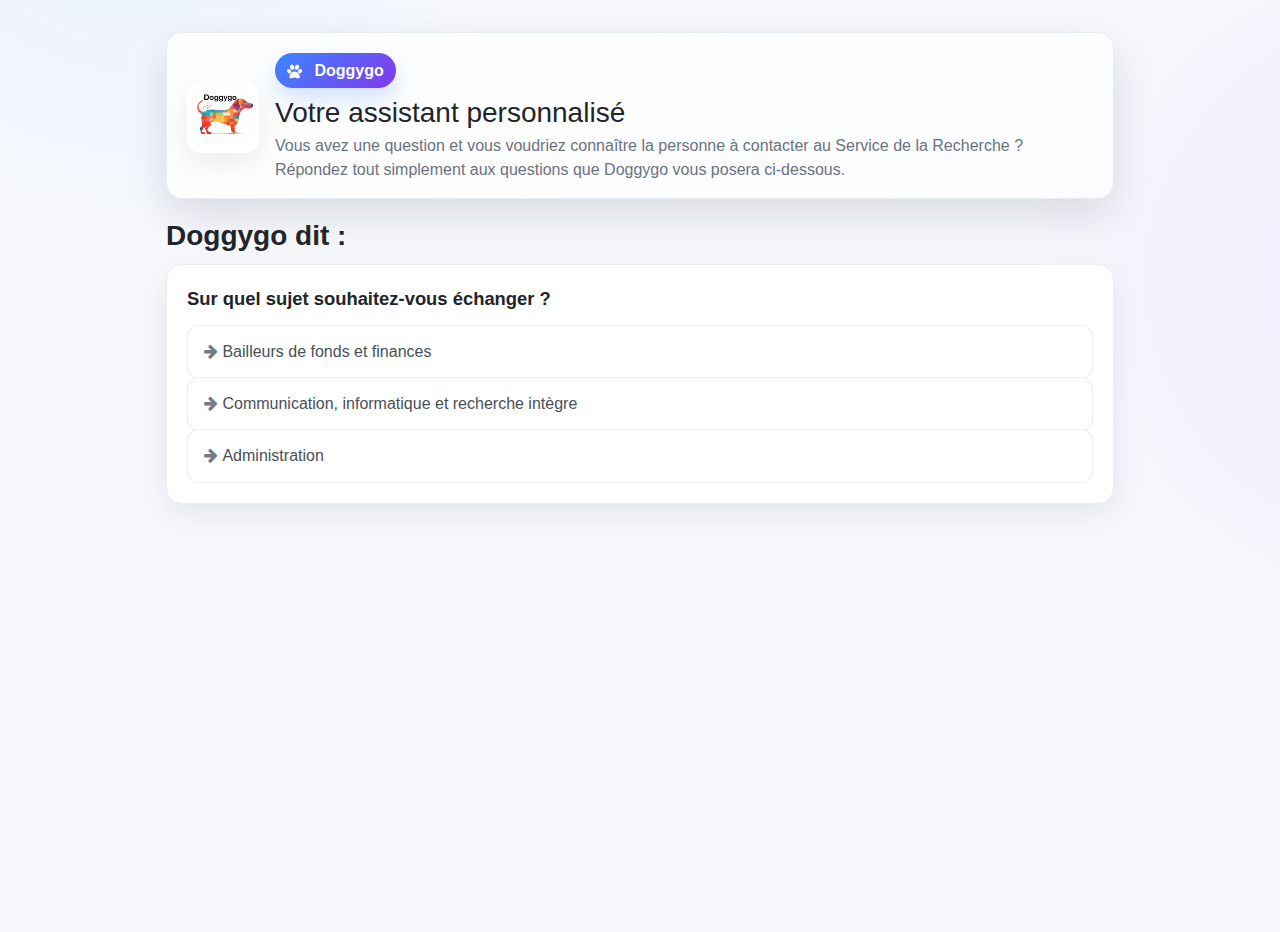
<file: index.html>
<!DOCTYPE html>
<html>
  <head>
    <meta charset="UTF-8">
    <title>AssistSR2</title>
    <!-- Dépendances d'origine conservées -->
    <link href="https://stackpath.bootstrapcdn.com/bootstrap/4.3.1/css/bootstrap.min.css" rel="stylesheet" integrity="sha384-ggOyR0iXCbMQv3Xipma34MD+dH/1fQ784/j6cY/iJTQUOhcWr7x9JvoRxT2MZw1T" crossorigin="anonymous">
    <script src="https://ajax.googleapis.com/ajax/libs/jquery/3.3.1/jquery.min.js"></script>
    <link rel="stylesheet" type="text/css" href="https://cdnjs.cloudflare.com/ajax/libs/font-awesome/4.6.3/css/font-awesome.min.css" crossorigin="anonymous"/>

    <style>
      /* ======== Thème et tokens ======== */
      :root{
        --brand: #3a86ff;
        --brand-2: #8338ec;
        --bg-soft: #f6f8fc;
        --text-muted: #6b7280;
        --radius: 16px;
        --card-bg: #ffffff;
        --card-border: #e7edf3;
        --shadow: 0 16px 42px rgba(16,24,40,.12);
        --shadow-soft: 0 10px 30px rgba(16,24,40,.08);
      }
      @media (prefers-color-scheme: dark){
        :root{
          --bg-soft: #0b1220;
          --text-muted: #9aa5b1;
          --card-bg: #0f172a;
          --card-border: #1e293b;
        }
        body{ color:#e7edf6; }
        .btn-secondary{ color:#e2e8f0; border-color:#334155; }
        .list-group-item{ background: var(--card-bg); color: #e7edf6; }
      }

      /* ======== Fond et conteneur ======== */
      body{
        background:
          radial-gradient(50vw 50vw at 10% -15%, #eaf2ff 0%, rgba(255,255,255,0) 60%),
          radial-gradient(50vw 50vw at 110% 30%, #f1eaff 0%, rgba(255,255,255,0) 60%),
          var(--bg-soft);
        min-height: 100vh;
      }
      .app-wrap{
        max-width: 980px;
        margin: 2rem auto;
        padding: 0 1rem;
      }

      /* ======== Bandeau / Hero ======== */
      .hero{
        background: linear-gradient(135deg, rgba(255,255,255,.92), rgba(255,255,255,.65));
        border: 1px solid var(--card-border);
        border-radius: var(--radius);
        box-shadow: var(--shadow);
        padding: 1.25rem 1.25rem 1rem;
      }
      .hero .brand-chip{
        display:inline-flex; align-items:center; gap:.5rem;
        padding:.35rem .75rem; border-radius:999px; color:#fff; font-weight:600;
        background: linear-gradient(135deg, var(--brand), var(--brand-2));
        box-shadow: 0 10px 22px rgba(58,134,255,.25);
      }
      .hero .logo{
        width:72px; height:72px; border-radius:14px; object-fit:cover;
        border:6px solid #fff; box-shadow: var(--shadow-soft);
      }
      .hero .sub{
        color: var(--text-muted); margin: .25rem 0 0;
      }

      /* ======== Carte question ======== */
      #question{
        background: var(--card-bg);
        border: 1px solid var(--card-border);
        border-radius: var(--radius);
        box-shadow: var(--shadow-soft);
        padding: 1.25rem;
        animation: fadeUp .25s ease-out;
      }
      #question > p{
        font-size:1.15rem; font-weight:600; margin-bottom: .75rem;
      }
      @keyframes fadeUp{
        from{ opacity:0; transform: translateY(6px) }
        to{ opacity:1; transform: translateY(0) }
      }

      /* ======== Options (list-group) ======== */
      .option-item{
        border-radius: 12px !important;
        border: 1px solid rgba(16,24,40,.08) !important;
        padding: 14px 16px !important;
        transition: transform .06s ease, box-shadow .12s ease, border-color .12s ease;
        white-space: normal;
      }
      .option-item i{ opacity:.75; }
      .option-item:hover{
        transform: translateY(-1px);
        box-shadow: 0 10px 24px rgba(16,24,40,.12);
        border-color: rgba(16,24,40,.18) !important;
        text-decoration: none;
      }
      .option-item:focus{
        outline: none;
        box-shadow: 0 0 0 .25rem rgba(58,134,255,.25);
      }

      /* ======== Boutons ======== */
      #buttons{
        display:flex; gap:.5rem; flex-wrap:wrap;
      }
      #buttons .btn{
        border-radius: 999px; padding: .5rem .9rem;
        box-shadow: 0 8px 18px rgba(16,24,40,.06);
      }
      .btn-info{
        background-image: linear-gradient(135deg, var(--brand), var(--brand-2));
        border:none;
      }
      .btn-info:hover{ filter: brightness(1.03); }
      .btn-info:focus{ box-shadow: 0 0 0 .25rem rgba(58,134,255,.35); }

      /* ======== Aides de mise en page ======== */
      .section-title{
        font-weight: 700;
        margin: 1.25rem 0 .75rem;
      }
      .helper{
        color: var(--text-muted);
        margin-top:.25rem;
      }
    </style>
  </head>
  <body>
    <div class="app-wrap">
      <!-- Bandeau / Hero (titres conservés) -->
      <div class="hero mb-3">
        <div class="d-flex align-items-center">
          <img src="doggygo.png" alt="" class="logo mr-3"/>
          <div>
            <span class="brand-chip"><i class="fa fa-paw"></i>&nbsp;Doggygo</span>
            <h3 class="mb-0 mt-2">Votre assistant personnalis&eacute;</h3>
            <p class="sub">Vous avez une question et vous voudriez conna&icirc;tre la personne &agrave; contacter au Service de la Recherche ?<br>
              R&eacute;pondez tout simplement aux questions que Doggygo vous posera ci-dessous.</p>
          </div>
        </div>
      </div>

      <h3 class="section-title">Doggygo dit :</h3>

      <!-- Zone dynamique conservée -->
      <div id="question" aria-live="polite" style="margin-bottom: 1rem"></div>

      <!-- Boutons d'origine, IDs conservés -->
      <div id="buttons" style="display:none">
        <a id="back" href="javascript:goback();" class="btn btn-secondary btn-default" style="display:none; text-decoration:none">
          <i class="fa fa-chevron-left"></i>&nbsp;back
        </a>
        <a id="restart" href="javascript:location.reload()" class="btn btn-secondary btn-default" style="display:none; text-decoration:none">
          <i class="fa fa-arrow-circle-o-left"></i>&nbsp;restart
        </a>
      </div>
    </div>

    <!-- Script d'origine conservé (mêmes fonctions / variables) -->
    <script>
      // *** parameters start ***
      // default language
      var lang = "fr";

      var papagoUrl = "./trees/";

      var persons = {
        "EAM" : {
            "name": "Eliane Abou Mansour",
            "url": "https://www3.unil.ch/annuaire/browse/person/cn=Eliane%20Abou%20Mansour,ou=Service%20de%20la%20recherche,ou=Services%20Centraux,o=Universite%20de%20Lausanne,c=ch?query=abou&base=o%3DUniversite+de+Lausanne%2Cc%3Dch&category=2"},
        "VL" : {
            "name": "V\u00e9ronique Longchamp",
            "url": "https://www3.unil.ch/annuaire/browse/person/cn=V%C3%A9ronique%20Longchamp,ou=Service%20de%20la%20recherche,ou=Services%20Centraux,o=Universite%20de%20Lausanne,c=ch?query=longchamp&base=o%3DUniversite+de+Lausanne%2Cc%3Dch&category=2"},
        "AEDC" : {
            "name": "Anne-Emmanuelle de Crousaz",
            "url": "https://www3.unil.ch/annuaire/browse/person/cn=Anne-Emmanuelle%20de%20Crousaz,ou=Service%20de%20la%20recherche,ou=Services%20Centraux,o=Universite%20de%20Lausanne,c=ch?query=emmanuelle&base=o%3DUniversite+de+Lausanne%2Cc%3Dch&category=2"},
        "AB" : {
            "name": "Aur\u00e9lie Brehmer",
            "url": "https://www3.unil.ch/annuaire/browse/person/cn=Aur%C3%A9lie%20Brehmer,ou=Service%20de%20la%20recherche,ou=Services%20Centraux,o=Universite%20de%20Lausanne,c=ch?query=Brehmer&base=o%3DUniversite+de+Lausanne%2Cc%3Dch&category=2"},
        "CA" : {
            "name": "Claire Arnold",
            "url": "https://www3.unil.ch/annuaire/browse/person/cn=Claire%20Arnold,ou=Service%20de%20la%20recherche,ou=Services%20Centraux,o=Universite%20de%20Lausanne,c=ch?query=arnold&base=o%3DUniversite+de+Lausanne%2Cc%3Dch&category=2"},
        "ZEM" : {
            "name": "Zohra El Masbahi",
            "url": "https://www3.unil.ch/annuaire/browse/person/cn=Zohra%20El%20Masbahi,ou=Service%20de%20la%20recherche,ou=Services%20Centraux,o=Universite%20de%20Lausanne,c=ch?query=zohra&base=o%3DUniversite+de+Lausanne%2Cc%3Dch&category=2"},
        "ACB" : {
            "name": "Anne-Christine Butty",
            "url": "https://www3.unil.ch/annuaire/browse/person/cn=Anne-Christine%20Butty,ou=D%C3%A9canat%20(FBM),ou=FBM%20-%20D%C3%A9canat,ou=D%C3%A9canat%20%20hors%20d%C3%A9partements%20(FBM),ou=Facult%C3%A9%20de%20biologie%20et%20de%20m%C3%A9decine,o=Universite%20de%20Lausanne,c=ch?query=butty&base=o%3DUniversite+de+Lausanne%2Cc%3Dch&category=2"},
        "MD" : {
            "name": "Ma\u00eblle Desard",
            "url": "https://www3.unil.ch/annuaire/browse/person/cn=Ma%C3%ABlle%20Desard,ou=Service%20de%20la%20recherche,ou=Services%20Centraux,o=Universite%20de%20Lausanne,c=ch?query=desard&base=o%3DUniversite+de+Lausanne%2Cc%3Dch&category=2"},
        "PAD" : {
            "name": "Pablo Andr\u00e9s Diaz",
            "url": "https://www3.unil.ch/annuaire/browse/person/cn=Pablo%20Andr%C3%A9s%20Diaz,ou=Service%20de%20la%20recherche,ou=Services%20Centraux,o=Universite%20de%20Lausanne,c=ch?query=pablo&base=o%3DUniversite+de+Lausanne%2Cc%3Dch&category=2"},
        "TVL" : {
            "name": "Th\u00e9 Van Luong",
            "url": "https://www3.unil.ch/annuaire/browse/person/cn=Th%C3%A9%20Van%20Luong,ou=Service%20de%20la%20recherche,ou=Services%20Centraux,o=Universite%20de%20Lausanne,c=ch?query=luong&base=o%3DUniversite+de+Lausanne%2Cc%3Dch&category=2"},
        "MC" : {
            "name": "Micaela Crespo",
            "url": "https://www3.unil.ch/annuaire/browse/person/cn=Rocio%20Micaela%20Crespo%20Quesada,ou=Service%20de%20la%20recherche,ou=Services%20Centraux,o=Universite%20de%20Lausanne,c=ch?query=crespo&base=o%3DUniversite+de+Lausanne%2Cc%3Dch&category=2"},
        "LC" : {
            "name": "Lucia Couto",
            "url": "https://www3.unil.ch/annuaire/browse/person/cn=Lucia%20Couto,ou=Service%20de%20la%20recherche,ou=Services%20Centraux,o=Universite%20de%20Lausanne,c=ch?query=couto&base=o%3DUniversite+de+Lausanne%2Cc%3Dch&category=2"},
        "JR" : {
            "name": "Julian Randall",
            "url": "https://www3.unil.ch/annuaire/browse/person/cn=Julian%20Randall,ou=Service%20de%20la%20recherche,ou=Services%20Centraux,o=Universite%20de%20Lausanne,c=ch?query=julian&base=o%3DUniversite+de+Lausanne%2Cc%3Dch&category=2"}
      };

      var translate = { 
        "fr" : {
            "contact": "Contacter",
            "text" : "La personne mentionn\u00e9e ci-dessous est en mesure de vous offrir son expertise pour vous conseiller sur le sujet qui vous pr\u00e9occupe.",
            "error" : "Doggygo n\'est pas accessible pour le moment."},
        "en" : {
            "contact": "Contact",
            "text" : "The individual below can provide valuable insights and advice you on the subject matter you're interested in.",
            "error" : "Doggygo is not available at the moment."},
      }

      var parent = oldItem = sheet = jList = "";

      function format(item) {
        // on vérifie si les 9 premiers caractères sont égaux à "Contacter"
        if (item.substr(0,9) == "Contacter") {
            parent = oldItem;
            item = item.replace("Contacter", translate[lang]["contact"]);
            var url = item.split(' ');
            
            // *** UI: sortie contact soignée (toujours fidèle au contenu) ***
            var code = ''
              + '<p>' + translate[lang]["text"] + '</p>'
              + '<a class="btn btn-info btn-lg" target="_blank" href="'+ persons[url[1]]["url"] + '">'
              +   '<i class="fa fa-send"></i>&nbsp;' + url[0] + '&nbsp;' + persons[url[1]]["name"]
              + '</a>';

            $('#submit').hide(); 
            $('#restart').show();
        }
        // si ce n'est pas égal à "Contacter", on continue avec les autres questions
        else {
            jList = '';
            $('#restart').hide();

            // *** UI: options modernisées, ajout classe option-item (le reste inchangé) ***
            var code = '<p>' + papago[item]['label'] + '</p>'
              + '<div class="list-group btn-group-vertical" role="group" style="max-width:1000px; width:100%">';
            $.each(papago[item]['options'], function(index,value) {
                code = code
                  + '<a class="list-group-item list-group-item-action btn option-item"'
                  + ' style="text-align:left; text-decoration:none; white-space:normal;"'
                  + ' href="javascript:format(\'' + value['value'] +'\')">'
                  +   '<i class="fa fa-arrow-right"></i>&nbsp;' + value['option']
                  + '</a>';
            });
            code = code + '</div>';

            if (papago[item]['parent']) {
                $('#back').show();
            }
            else {
                $('#back').hide();
            }
            parent = papago[item]['parent'];
            oldItem = item;
        }
        $('#question').html(code);
      }

      function goback() {
        format(parent);
      }

      $(document).ready(function(){
        var param = {};
        var str = window.location.search.substr(1);
        if(str) {
            var pairs = str.split('&');
            for (var i=0; i<pairs.length; i++) {
                var part = pairs[i].split('=');
                param[part[0]] = part[1];
            }
        }
        if(param['lang'] && translate[param['lang']]) {
            lang = param['lang'];
        }
        if(param['notitle'] && param['notitle']=='true') {
            $('h3').hide();
        }

        // petit squelette visuel pendant le chargement (non intrusif)
        $('#question').html(
          '<div class="progress" style="height:6px;"><div class="progress-bar progress-bar-striped progress-bar-animated" style="width: 45%"></div></div>'
        );

        $.getJSON( papagoUrl + "papago-" + lang + ".json")
          .done(function( data ) {
              papago = data;
              $('#buttons').show();
              format("0");
          })
          .fail(function(xhr, status, error) {
              $('#question').html(
                '<div class="alert alert-danger mb-0" role="alert">'
                + '<i class="fa fa-exclamation-triangle"></i> '
                + translate[lang]['error']
                + '</div>'
              );
              console.log( error );
          });
      });
    </script>
  </body>
</html>
</file>
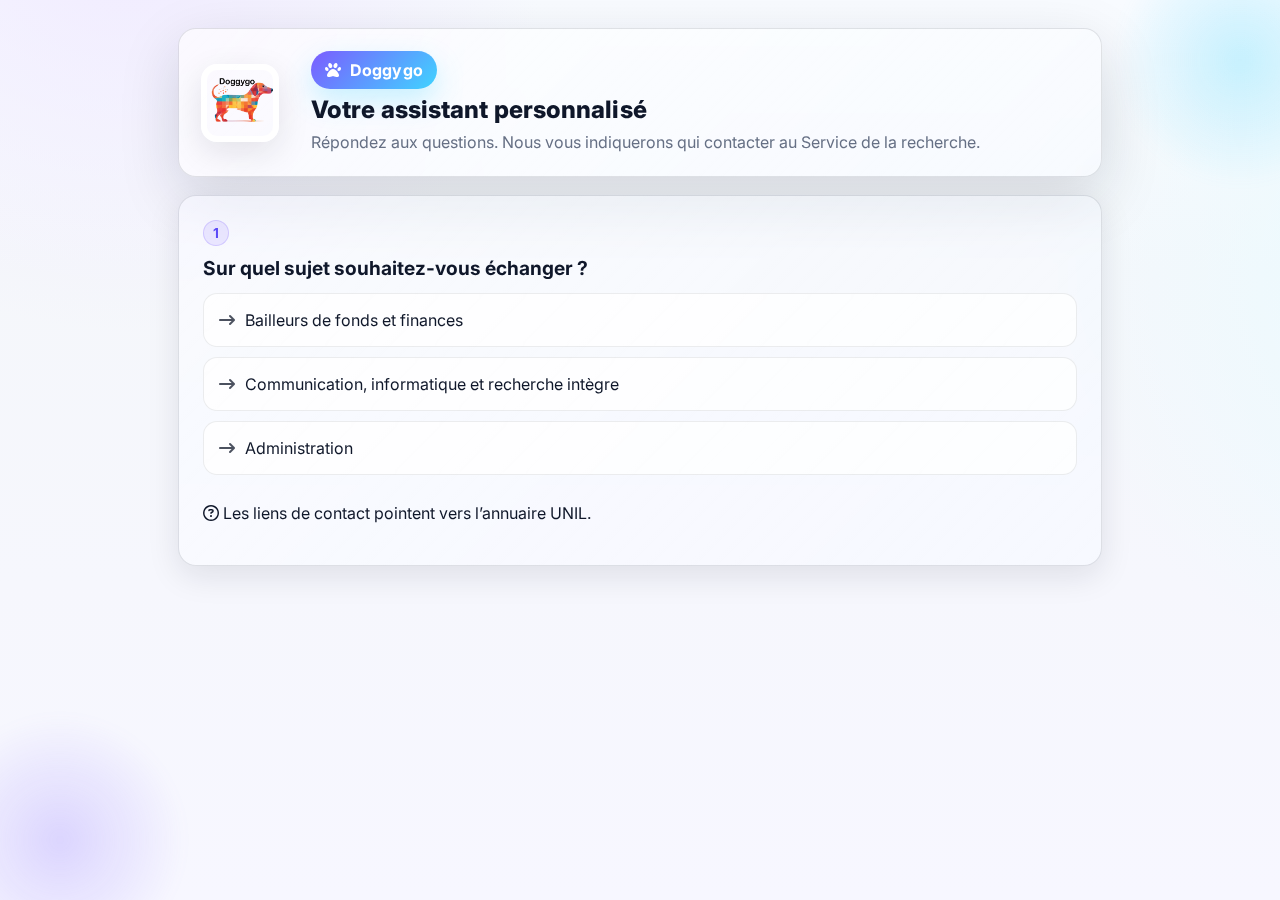
<file: index1.html>
<!DOCTYPE html>
<html lang="fr">
<head>
<meta charset="UTF-8">
<title>Doggygo · AssistSR2</title>
<meta name="viewport" content="width=device-width, initial-scale=1" />

<!-- Google Font -->
<link href="https://fonts.googleapis.com/css2?family=Inter:wght@400;500;600;700;800&display=swap" rel="stylesheet">
<!-- Bootstrap 5 -->
<link href="https://cdn.jsdelivr.net/npm/bootstrap@5.3.3/dist/css/bootstrap.min.css" rel="stylesheet">
<!-- Font Awesome 6 -->
<link href="https://cdnjs.cloudflare.com/ajax/libs/font-awesome/6.5.2/css/all.min.css" rel="stylesheet"/>

<style>
  /* ======== Design System ======== */
  :root{
    --radius: 18px;
    --brand-1: #7b5cff;
    --brand-2: #40d4ff;
    --ink: #0f172a;
    --muted: #667085;
    --surface: rgba(255,255,255,.65);
    --stroke: rgba(15,23,42,.12);
    --glass: rgba(255,255,255,.45);
    --shadow: 0 20px 60px rgba(16,24,40,.15);
    --shadow-soft: 0 10px 32px rgba(16,24,40,.10);
    --ring: 0 0 0 .28rem rgba(123,92,255,.22);
  }
  @media (prefers-reduced-motion: reduce){
    *{ animation: none !important; transition: none !important; }
  }

  /* ======== Background ======== */
  body{
    font-family: Inter, system-ui, -apple-system, "Segoe UI", Roboto, "Helvetica Neue", Arial, "Noto Sans",
                 "Apple Color Emoji","Segoe UI Emoji","Segoe UI Symbol","Noto Color Emoji", sans-serif;
    color: var(--ink);
    background:
      radial-gradient(60vw 60vw at 10% -10%, #f0eaff 0%, rgba(255,255,255,0) 55%),
      radial-gradient(60vw 60vw at 115% 30%, #e9fbff 0%, rgba(255,255,255,0) 55%),
      linear-gradient(180deg, #f8fbff 0%, #f5f7fb 30%, #f7f7ff 100%);
    min-height: 100vh;
  }
  .bg-orbs::before, .bg-orbs::after{
    content:""; position: fixed; inset: auto auto -120px -120px; width: 360px; height: 360px;
    background: radial-gradient(closest-side, rgba(123,92,255,.22), rgba(123,92,255,0) 70%);
    filter: blur(6px); transform: translateZ(0);
    pointer-events: none; z-index: 0;
  }
  .bg-orbs::after{
    inset: -120px -140px auto auto; background:
      radial-gradient(closest-side, rgba(64,212,255,.25), rgba(64,212,255,0) 70%);
  }

  /* ======== Shell ======== */
  .app-shell{
    position: relative; z-index: 1;
    max-width: 980px; margin-inline: auto;
    padding: clamp(16px, 4vw, 28px);
  }

  /* ======== Hero ======== */
  .hero{
    border-radius: var(--radius);
    padding: clamp(16px, 2vw, 22px);
    box-shadow: var(--shadow);
    border: 1px solid var(--stroke);
    background: linear-gradient(135deg, var(--surface), rgba(255,255,255,.28));
    backdrop-filter: saturate(140%) blur(10px);
  }
  .brand-chip{
    display:inline-flex; align-items:center; gap:.5rem;
    padding:.45rem .9rem; border-radius: 999px; font-weight: 700; letter-spacing:.2px; color:#fff;
    background: linear-gradient(135deg, var(--brand-1), var(--brand-2));
    box-shadow: 0 12px 28px rgba(64,212,255,.28);
  }
  .logo{
    width:78px; height:78px; border-radius: 16px; object-fit: cover;
    border: 6px solid rgba(255,255,255,.9);
    box-shadow: var(--shadow-soft);
  }
  .hero .title{ margin: .4rem 0 0; font-weight: 800; letter-spacing: .1px; }
  .hero .sub{ color: var(--muted); margin: .35rem 0 0; }

  /* ======== Card / Question ======== */
  .glass-card{
    margin-top: 18px;
    border-radius: var(--radius);
    border: 1px solid var(--stroke);
    box-shadow: var(--shadow-soft);
    background: linear-gradient(135deg, var(--glass), rgba(255,255,255,.22));
    backdrop-filter: saturate(160%) blur(12px);
    overflow: hidden; /* sécurité */
  }
  .glass-card .card-body{ padding: clamp(14px, 2.2vw, 24px); }
  #question > .q-title{
    font-size: 1.2rem; font-weight: 700; margin-bottom: 10px;
  }

  /* ======== Options ======== */
  .option-item{
    display: block; text-decoration: none;
    border-radius: 14px; padding: 14px 15px;
    border: 1px solid rgba(15,23,42,.08);
    background: rgba(255,255,255,.64);
    backdrop-filter: blur(6px) saturate(120%);
    transition: transform .08s ease, box-shadow .15s ease, border-color .15s ease, background .15s ease;
    color: inherit; white-space: normal;
  }
  .option-item + .option-item{ margin-top: 10px; }
  .option-item .label{ display:inline-flex; gap:.6rem; align-items:center; }
  .option-item .label i{ opacity:.75; }
  .option-item:hover{
    transform: translateY(-1px);
    box-shadow: 0 12px 28px rgba(16,24,40,.12);
    border-color: rgba(15,23,42,.18);
    background: rgba(255,255,255,.82);
  }
  .option-item:focus{ outline: none; box-shadow: var(--ring); }

  /* ======== Contact view ======== */
  .contact-wrap{
    display: grid;
    align-items: center;
    gap: clamp(12px, 3vw, 24px);
    /* Zone centrée pour éviter "trop à gauche / trop à droite" sur laptop */
    max-width: clamp(560px, 75vw, 780px);
    margin-inline: auto;
    grid-template-columns: minmax(280px, 1fr) auto; /* identité + CTA */
  }
  .contact-id{ display:flex; gap:14px; align-items:center; }
  .avatar{
    width:64px; height:64px; border-radius: 16px;
    background: linear-gradient(135deg, var(--brand-1), var(--brand-2));
    color:#fff; display:flex; align-items:center; justify-content:center;
    box-shadow: 0 12px 26px rgba(123,92,255,.25);
    font-size: 1.35rem; font-weight: 800;
  }
  .contact-name{ font-weight: 800; margin: 0; }
  .contact-meta{ color: var(--muted); font-size: .95rem; margin: 2px 0 0; }

  .cta{ display:flex; gap:.6rem; justify-self: end; }
  .cta .btn{
    border-radius: 999px; padding: .7rem 1rem; font-weight: 600;
    min-width: 0;
    color:#fff;
    background: linear-gradient(135deg, var(--brand-1), var(--brand-2));
    border: none;
    box-shadow: 0 10px 24px rgba(64,212,255,.28);
  }
  .cta .btn:focus{ box-shadow: var(--ring); }

  @media (max-width: 991.98px){
    .contact-wrap{ grid-template-columns: 1fr; max-width: 100%; }
    .cta{ width: 100%; justify-self: stretch; }
    .cta .btn{ width: 100%; }
  }

  /* ======== Controls ======== */
  #buttons{ display:flex; gap:.6rem; flex-wrap:wrap; margin-top: 10px; }
  #buttons .btn{
    border-radius: 999px; padding: .55rem .9rem; font-weight:600;
    box-shadow: 0 8px 18px rgba(16,24,40,.06);
  }

  /* ======== Progress ======== */
  .progress-chips{ display:flex; gap:.4rem; flex-wrap: wrap; align-items: center; }
  .chip{
    display:inline-flex; align-items:center; justify-content:center;
    width:26px; height:26px; border-radius:999px; font-weight:700; font-size:.85rem;
    background: rgba(123,92,255,.12); color:#5b4af7; border: 1px solid rgba(123,92,255,.22);
  }
  .chip.muted{ background: transparent; color: var(--muted); border: 1px dashed rgba(15,23,42,.15); }

  /* ======== Animations ======== */
  .fade-up{ animation: fadeUp .25s ease-out; }
  @keyframes fadeUp{
    from{ transform: translateY(6px); opacity: 0; }
    to{ transform: translateY(0); opacity: 1; }
  }
</style>
</head>
<body class="bg-orbs">
  <main class="app-shell">
    <!-- HERO -->
    <section class="hero d-flex align-items-center justify-content-between gap-3">
      <div class="d-flex align-items-center gap-3">
        <img src="doggygo.png" alt="" class="logo me-3" />
        <div>
          <span class="brand-chip"><i class="fa-solid fa-paw"></i> Doggygo</span>
          <h1 class="title h4">Votre assistant personnalisé</h1>
          <p class="sub">Répondez aux questions. Nous vous indiquerons qui contacter au Service de la recherche.</p>
        </div>
      </div>
    </section>

    <!-- CARD -->
    <section class="glass-card fade-up">
      <div class="card-body">
        <div id="progress" class="progress-chips mb-2" aria-live="polite"></div>
        <div id="question" class="fade-up" aria-live="polite"></div>

        <div id="buttons" style="display:none">
          <a id="back" href="javascript:goback();" class="btn btn-outline-secondary" style="display:none; text-decoration:none">
            <i class="fa-solid fa-chevron-left"></i> Retour
          </a>
          <a id="restart" href="javascript:location.reload()" class="btn btn-outline-secondary" style="display:none; text-decoration:none">
            <i class="fa-solid fa-rotate-left"></i> Recommencer
          </a>
        </div>

        <p class="sub mt-3"><i class="fa-regular fa-circle-question"></i> Les liens de contact pointent vers l’annuaire UNIL.</p>
      </div>
    </section>
  </main>

  <!-- Bootstrap JS (bundle) -->
  <script src="https://cdn.jsdelivr.net/npm/bootstrap@5.3.3/dist/js/bootstrap.bundle.min.js"></script>

  <script>
    // ======== Données (nouveaux liens) ========
    var lang = "fr";
    var papagoUrl = "./trees/";

    var persons = {
      "EAM" : { "name": "Eliane Abou Mansour", "url": "https://annuaire.unil.ch/person/LgLLf7wep3kZBi" },
      "VL"  : { "name": "Véronique Longchamp",  "url": "https://annuaire.unil.ch/person/u5rsd2fbRe7LFH" },
      "AEDC": { "name": "Anne-Emmanuelle de Crousaz", "url": "https://annuaire.unil.ch/person/R87FcLkKew3U7p" },
      "AB"  : { "name": "Aurélie Brehmer",     "url": "https://annuaire.unil.ch/person/hk2dAGXkGb4U5w" },
      "CA"  : { "name": "Claire Arnold",        "url": "https://annuaire.unil.ch/person/47c7LgpckuHb25" },
      "ZEM" : { "name": "Zohra El Masbahi",     "url": "https://annuaire.unil.ch/person/KGKZjmZikDrmpw" },
      "ACB" : { "name": "Anne-Christine Butty", "url": "https://annuaire.unil.ch/person/LjB3d7wep3kZBi" },
      "MD"  : { "name": "Maëlle Desard",        "url": "https://annuaire.unil.ch/person/hkifyGXkGb4U5w" },
      "PAD" : { "name": "Pablo Andrés Diaz",    "url": "https://annuaire.unil.ch/person/pfFzXB2bjLZnA4" },
      "TVL" : { "name": "Thé Van Luong",        "url": "https://annuaire.unil.ch/person/cmbpD4u7m9XUBj" },
      "MC"  : { "name": "Micaela Crespo",       "url": "https://annuaire.unil.ch/person/cKu9p4u7m9XUBj" },
      "LC"  : { "name": "Lucia Couto",          "url": "https://annuaire.unil.ch/person/p9L8fB2bjLZnA4" },
      "JR"  : { "name": "Julian Randall",       "url": "https://annuaire.unil.ch/person/R4rszLkKew3U7p" }
    };

    var translate = { 
      "fr" : {
          "contact": "Contacter",
          "text" : "La personne ci‑dessous peut vous conseiller directement.",
          "error" : "Doggygo n'est pas accessible pour le moment."
      },
      "en" : {
          "contact": "Contact",
          "text" : "This person can advise you directly.",
          "error" : "Doggygo is not available at the moment."
      }
    };

    // ======== État ========
    var papago = {};
    var parent = "", oldItem = "", jList = "", sheet = "";
    var trail = []; // fil d’Ariane des clés déjà visitées

    // ======== Helpers ========
    function $(sel){ return document.querySelector(sel); }
    function setHTML(idOrEl, html){ (typeof idOrEl === 'string' ? $(idOrEl) : idOrEl).innerHTML = html; }
    function show(el){ el.style.display = ""; }
    function hide(el){ el.style.display = "none"; }
    function escapeHTML(str){
      var div = document.createElement('div');
      div.textContent = String(str || "");
      return div.innerHTML;
    }

    function renderProgress(){
      var progressEl = $("#progress");
      if(!progressEl) return;
      if(trail.length === 0){ progressEl.innerHTML = ""; return; }
      var chips = trail.map(function(_, idx){
        return '<span class="chip'+(idx === trail.length-1 ? '' : ' muted')+'">'+ (idx+1) +'</span>';
      }).join('');
      progressEl.innerHTML = chips;
    }

    function initials(name){
      if(!name) return "?";
      var parts = name.split(" ");
      var a = parts[0] ? parts[0][0] : "";
      var b = parts[1] ? parts[1][0] : "";
      return (a+b).toUpperCase();
    }

    // ======== Rendu principal ========
    function renderOptions(key){
      var node = papago[key] || {};
      var label = escapeHTML(node.label || "");
      parent = node.parent || "";
      oldItem = key;

      if(trail[trail.length-1] !== key){ trail.push(key); }
      renderProgress();

      var optionsHTML = (node.options || []).map(function(opt){
        var v = String(opt.value || "").replace(/'/g, "\\'");
        return ''+
          '<a class="option-item" href="javascript:format(\''+ v +'\')" role="button">'+
            '<span class="label"><i class="fa-solid fa-arrow-right-long"></i> '+ escapeHTML(opt.option) +'</span>'+
          '</a>';
      }).join('');

      var html = ''+
        '<div class="q-title">'+ label +'</div>'+
        '<div class="list-group">'+ optionsHTML +'</div>';

      setHTML("#question", html);
      $("#question").classList.add("fade-up");

      // Controls
      show($("#buttons"));
      if(node.parent){ show($("#back")); } else { hide($("#back")); }
      hide($("#restart"));
    }

    function renderContact(item){
      // "Contacter CODE" => libellé traduit + lookup
      var clean = item.replace("Contacter", translate[lang]["contact"]);
      var parts = clean.split(" ");
      var code = parts[1];
      var p = persons[code] || {};
      var name = p.name || code || "Contact";
      var url = p.url || "#";

      if(trail[trail.length-1] !== "contact:"+code){ trail.push("contact:"+code); }
      renderProgress();

      // Un seul bouton "Contacter", dans une zone centrée (ni trop gauche, ni trop droite)
      var html = ''+
        '<div class="q-title">'+ escapeHTML(translate[lang]["text"]) +'</div>'+
        '<div class="contact-wrap">'+
          '<div class="contact-id">'+
            '<div class="avatar" aria-hidden="true">'+ initials(name) +'</div>'+
            '<div>'+
              '<p class="contact-name">'+ escapeHTML(name) +'</p>'+
              '<p class="contact-meta"><i class="fa-regular fa-address-card"></i> UNIL · Service de la recherche</p>'+
            '</div>'+
          '</div>'+
          '<div class="cta">'+
            '<a class="btn" target="_blank" rel="noopener" href="'+ url +'">'+
              '<i class="fa-solid fa-paper-plane"></i> '+ escapeHTML(translate[lang]["contact"]) +
            '</a>'+
          '</div>'+
        '</div>';

      setHTML("#question", html);
      $("#question").classList.add("fade-up");

      show($("#buttons"));
      hide($("#back"));
      show($("#restart"));
    }

    // ======== API similaire à l’original ========
    function format(item){
      if(item.substr(0,9) === "Contacter"){
        renderContact(item);
      } else {
        renderOptions(item);
      }
    }
    function goback(){
      if(!parent) return;
      trail.pop();
      format(parent);
    }
    window.format = format;
    window.goback = goback;

    // ======== Init ========
    function loadParams(){
      var params = new URLSearchParams(location.search);
      var qLang = params.get("lang");
      var notitle = params.get("notitle");
      if(qLang && translate[qLang]) lang = qLang;
      if(notitle === "true"){
        document.querySelectorAll("h1,.title").forEach(function(h){ h.classList.add("visually-hidden"); });
      }
    }

    function showLoader(){
      setHTML("#question",
        '<div class="progress" style="height:6px;"><div class="progress-bar progress-bar-striped progress-bar-animated" style="width: 50%"></div></div>'
      );
      hide($("#back")); hide($("#restart"));
    }

    async function boot(){
      loadParams();
      showLoader();
      try{
        var res = await fetch(papagoUrl + "papago-" + lang + ".json", {cache:"no-store"});
        papago = await res.json();
        show($("#buttons"));
        format("0");
      }catch(e){
        console.error(e);
        setHTML("#question",
          '<div class="alert alert-danger mb-0" role="alert">'+
          '<i class="fa-solid fa-triangle-exclamation"></i> '+ translate[lang]['error'] +'</div>'
        );
      }
    }

    document.addEventListener("DOMContentLoaded", boot);
  </script>
</body>
</html>
</file>
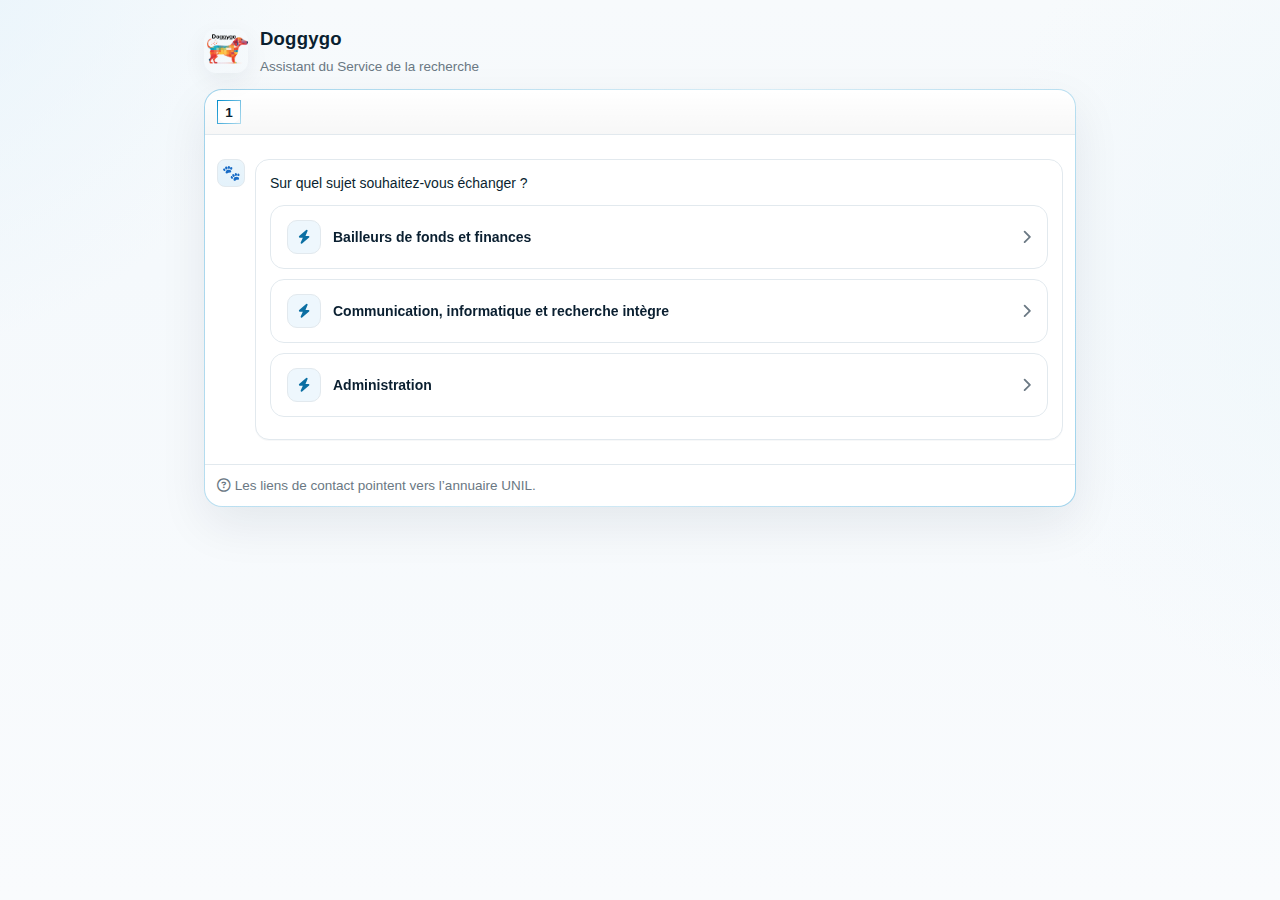
<file: index_chat copie.html>
<!DOCTYPE html>
<html lang="fr">
<head>
<meta charset="UTF-8" />
<meta name="viewport" content="width=device-width, initial-scale=1, viewport-fit=cover" />
<title>Doggygo · AssistSR2 (UNIL)</title>
<link href="https://cdnjs.cloudflare.com/ajax/libs/font-awesome/6.5.2/css/all.min.css" rel="stylesheet"/>

<style>
/* ==========================================================
   UNIL · Chat Standard v2
   - 1 colonne (mobile & desktop)
   - Options multi‑ligne sur smartphone (aucune ellipse)
   - Pas de césure automatique (iOS/Android)
   ========================================================== */
:root{
  --brand-1:#008ccc; --brand-2:#b3ddef;
  --ink:#0a1f30; --muted:#6a7883; --line:#e2e9ee; --chip:#f5f9fc;
  --panel:#fff; --r:14px; --r-lg:18px;
  --shadow-1:0 8px 24px rgba(10,31,48,.06);
  --shadow-2:0 18px 48px rgba(10,31,48,.08);
  --fs-14: clamp(13.5px, 1vw, 14px);
  --fs-16: clamp(14px, 1.05vw, 16px);
  --fs-18: clamp(16px, 1.25vw, 18px);
  --fs-20: clamp(17px, 1.45vw, 20px);
}

*{ box-sizing:border-box; }
html,body{ height:100%; }
body{
  margin:0; color:var(--ink);
  font:400 var(--fs-16)/1.6 -apple-system,BlinkMacSystemFont,"Segoe UI","Helvetica Neue",Inter,Roboto,Arial,sans-serif;
  -webkit-text-size-adjust:100%;
  background:
    radial-gradient(60vw 60vw at -10% -10%, #e6f3fb 0%, rgba(255,255,255,0) 58%),
    radial-gradient(60vw 60vw at 110% 30%, #eff7fb 0%, rgba(255,255,255,0) 58%),
    linear-gradient(180deg, #f7fafc 0%, #f5f9fc 30%, #f9fbfd 100%);
  padding: env(safe-area-inset-top) 0 env(safe-area-inset-bottom);
}

/* ===== Shell : une colonne ===== */
.container{
  max-width: 920px;
  margin: 0 auto;
  padding: clamp(12px, 3vw, 24px);
}

/* ===== Header ===== */
.header{ display:flex; align-items:center; justify-content:space-between; gap:12px; }
.brand{ display:flex; align-items:center; gap:12px; }
.logo{ width:44px; height:44px; border-radius:12px; object-fit:cover; box-shadow:var(--shadow-1); }
.title{ margin:0; font-weight:800; font-size:var(--fs-20); letter-spacing:.2px; }
.sub{ margin:2px 0 0; color:var(--muted); font-size:var(--fs-14); }
.tools{ display:flex; gap:.55rem; }
.tools a{
  text-decoration:none; color:inherit; border:1px solid var(--line); background:#fff;
  padding:.5rem .9rem; border-radius:999px; font-weight:700; font-size:var(--fs-14);
  touch-action: manipulation;
}
.tools a:focus{ outline:none; box-shadow:0 0 0 .28rem rgba(0,140,204,.22); }

/* ===== Chat panel ===== */
.chat{
  margin-top:12px; border-radius:var(--r-lg);
  background:
    linear-gradient(var(--panel),var(--panel)) padding-box,
    linear-gradient(120deg, rgba(0,140,204,.35), rgba(179,221,239,.45), rgba(0,140,204,.35)) border-box;
  border:1px solid transparent; box-shadow:var(--shadow-2); overflow:clip;
}
.bar{
  display:flex; gap:.4rem; align-items:center; padding:10px 12px;
  border-bottom:1px solid var(--line);
  background:linear-gradient(180deg, rgba(0,0,0,0), rgba(0,0,0,.03));
}
.dot{
  width:24px; height:24px; border-radius:999px; display:inline-flex; align-items:center; justify-content:center;
  font:700 var(--fs-14)/1 Inter,sans-serif; color:var(--muted); background:#fff; border:1px solid var(--line);
}
.dot:last-child{ color:var(--ink); border-image:linear-gradient(120deg,var(--brand-1),var(--brand-2)) 1; }

.feed{ padding:12px; }

/* ===== Messages ===== */
.msg{ display:flex; align-items:flex-start; gap:10px; margin:12px 0; }
.avatar{
  width:28px; height:28px; border-radius:8px; display:flex; align-items:center; justify-content:center; font-weight:800;
  background:linear-gradient(180deg,#eaf5fb,#e4f2fb); color:#0a5d83; border:1px solid var(--line); font-size:15px; flex:0 0 auto;
}
.msg.user .avatar{ background:#eef1f5; color:#2a3a44; }

.bubble{
  width:100%; max-width:100%;
  border-radius:var(--r); background:#fff; border:1px solid var(--line);
  box-shadow:0 1px 0 rgba(10,31,48,.03); padding:12px 14px; line-height:1.6; font-size:var(--fs-16);
}
.bubble .title{ font-weight:800; margin-bottom:8px; font-size:var(--fs-18); }

/* ===== Options (pile verticale, jamais de grille) ===== */
.list{ margin-top:10px; }
.stack{ display:flex; flex-direction:column; gap:10px; }

/* --- Carte option : grille 3 colonnes pour un wrap parfait --- */
.card{
  display:grid;
  grid-template-columns: auto minmax(0,1fr) auto; /* icône | texte fluide | chevron */
  align-items:center;
  column-gap:12px;
  border-radius:14px; padding:14px 16px; min-height:56px;
  background:#fff; border:1px solid var(--line);
  text-decoration:none; color:inherit; font-weight:800; font-size:var(--fs-16);
  transform:translateY(6px); opacity:0; will-change:transform,opacity;
  touch-action: manipulation;
}
.card.reveal{ opacity:1; transform:translateY(0); transition:transform .16s ease, opacity .16s ease; }
.card:hover{ box-shadow:var(--shadow-1); transform:translateY(-1px); transition:transform .16s ease, box-shadow .16s ease; }
.card:active{ transform:translateY(0); }

.ic{
  width:34px; height:34px; border-radius:10px; display:flex; align-items:center; justify-content:center;
  background:#eef7fd; color:#0b6fa3; border:1px solid var(--line);
}

/* >>> Libellé multi‑ligne, sans césure automatique (Safari iOS) */
.label, .label > span{
  min-width:0;        /* indispensable pour permettre le wrap en grid */
  display:block;      /* text-overflow reste correct si jamais */
  white-space: normal;
  word-break: normal;         /* coupe seulement entre espaces */
  overflow-wrap: break-word;  /* casse des très longs tokens si besoin */
  -webkit-hyphens: manual; hyphens: manual; /* jamais de césure auto */
  line-height:1.35;
}

.arr{ color:var(--muted); justify-self:end; }

/* ===== Actions ===== */
.actions{ display:flex; gap:.5rem; flex-wrap:wrap; margin-top:10px; }
.btn{
  text-decoration:none; color:inherit; border:1px solid var(--line); background:#fff;
  padding:.5rem .9rem; border-radius:999px; font-weight:700; font-size:var(--fs-14);
}
.btn:focus{ outline:none; box-shadow:0 0 0 .28rem rgba(0,140,204,.22); }

/* ===== Contact ===== */
.contact{
  display:grid; grid-template-columns:auto 1fr auto; gap:12px; align-items:center;
  border:1px solid var(--line); border-radius:14px; padding:14px; margin-top:12px; background:#fff;
  box-shadow:0 10px 26px rgba(10,31,48,.10);
}
.contact .ava{
  width:52px; height:52px; border-radius:12px; display:flex; align-items:center; justify-content:center;
  background:linear-gradient(180deg,var(--brand-1),var(--brand-2)); color:#fff; font-weight:800; border:1px solid rgba(0,0,0,.02); font-size:18px;
}
.contact .name{ font-weight:800; font-size:var(--fs-16); }
.contact .meta{ color:var(--muted); font-size:var(--fs-14); }
.contact .cta{
  text-decoration:none; color:#fff; background:linear-gradient(90deg,var(--brand-1),var(--brand-2));
  padding:.65rem 1rem; border-radius:999px; font-weight:800; font-size:var(--fs-14); border:0; box-shadow:0 12px 26px rgba(0,140,204,.18);
}
@media (max-width:640px){ .contact{ grid-template-columns:1fr; } .contact .cta{ width:100%; text-align:center; } }

/* Note */
.note{ color:var(--muted); font-size:var(--fs-14); padding:10px 12px; border-top:1px solid var(--line); }

@media (prefers-reduced-motion: reduce){
  .card{ transition:none !important; transform:none !important; opacity:1 !important; }
}
</style>
</head>

<body>
  <div class="container">
    <header class="header">
      <div class="brand">
        <img src="doggygo.png" class="logo" alt="">
        <div>
          <p class="title">Doggygo</p>
          <p class="sub">Assistant du Service de la recherche</p>
        </div>
      </div>
      <div class="tools" id="top-tools" style="display:none">
        <a id="back" href="javascript:goback();" style="display:none">← Retour</a>
        <a id="restart" href="javascript:location.reload()" style="display:none">⟲ Recommencer</a>
      </div>
    </header>

    <section class="chat">
      <div class="bar" id="progress" aria-live="polite"></div>
      <div class="feed" id="feed" aria-live="polite" aria-label="Flux de conversation"></div>
      <div class="note"><i class="fa-regular fa-circle-question"></i> Les liens de contact pointent vers l’annuaire UNIL.</div>
    </section>
  </div>

<script>
/* ==========================================================
   JS — dynamique rapide (1 colonne)
   - question/réponse : frappe par caractères (rapide)
   - cartes : apparition en cascade (sans typing → pas de bug iOS)
   ========================================================== */
const SPEED = { CHAR_MS: 7, STAGGER_MS: 28 };

var lang="fr", papagoUrl="./trees/";
var persons={
  "EAM":{ "name":"Eliane Abou Mansour","url":"https://annuaire.unil.ch/person/LgLLf7wep3kZBi" },
  "VL":{ "name":"Véronique Longchamp","url":"https://annuaire.unil.ch/person/u5rsd2fbRe7LFH" },
  "AEDC":{ "name":"Anne-Emmanuelle de Crousaz","url":"https://annuaire.unil.ch/person/R87FcLkKew3U7p" },
  "AB":{ "name":"Aurélie Brehmer","url":"https://annuaire.unil.ch/person/hk2dAGXkGb4U5w" },
  "CA":{ "name":"Claire Arnold","url":"https://annuaire.unil.ch/person/47c7LgpckuHb25" },
  "ZEM":{ "name":"Zohra El Masbahi","url":"https://annuaire.unil.ch/person/KGKZjmZikDrmpw" },
  "ACB":{ "name":"Anne-Christine Butty","url":"https://annuaire.unil.ch/person/LjB3d7wep3kZBi" },
  "MD":{ "name":"Maëlle Desard","url":"https://annuaire.unil.ch/person/hkifyGXkGb4U5w" },
  "PAD":{ "name":"Pablo Andrés Diaz","url":"https://annuaire.unil.ch/person/pfFzXB2bjLZnA4" },
  "TVL":{ "name":"Thé Van Luong","url":"https://annuaire.unil.ch/person/cmbpD4u7m9XUBj" },
  "MC":{ "name":"Micaela Crespo","url":"https://annuaire.unil.ch/person/cKu9p4u7m9XUBj" },
  "LC":{ "name":"Lucia Couto","url":"https://annuaire.unil.ch/person/p9L8fB2bjLZnA4" },
  "JR":{ "name":"Julian Randall","url":"https://annuaire.unil.ch/person/R4rszLkKew3U7p" }
};
var translate={
  "fr":{ "contact":"Contacter","text":"La personne ci‑dessous peut vous conseiller directement.","error":"Doggygo n'est pas accessible pour le moment." },
  "en":{ "contact":"Contact","text":"The person below can advise you directly.","error":"Doggygo is not available at the moment." }
};

var papago={}, currentKey="", parentKey="", atContact=false, backFromContact="", trail=[];

/* Helpers */
const $=s=>document.querySelector(s);
function setHTML(t,h){(typeof t==="string"?$(t):t).innerHTML=h;}
function show(el){el.style.display="";}
function hide(el){el.style.display="none";}
function escapeHTML(s){const d=document.createElement('div'); d.textContent=String(s||""); return d.innerHTML;}
function initials(n){if(!n) return "?"; const p=n.trim().split(/\s+/); return ((p[0]?.[0]||"")+(p[1]?.[0]||"")).toUpperCase()||"?";}
function scrollToBottom(){requestAnimationFrame(()=>window.scrollTo({top:document.body.scrollHeight,behavior:"smooth"}));}
function reduced(){return window.matchMedia&&window.matchMedia('(prefers-reduced-motion: reduce)').matches;}

/* Progress */
function renderProgress(){
  const el=$("#progress"); if(!el) return;
  if(!trail.length){el.innerHTML=""; return;}
  el.innerHTML=trail.map((_,i)=>`<span class="dot">${i+1}</span>`).join("");
}

/* Messages */
function addAssistantBubble(){
  const item=document.createElement('div');
  item.className="msg assistant";
  item.innerHTML=`<div class="avatar" aria-hidden="true">🐾</div>
    <div class="bubble"><div class="text"></div><div class="list"></div></div>`;
  $("#feed").appendChild(item); scrollToBottom(); return item;
}
function addUserBubble(){
  const item=document.createElement('div');
  item.className="msg user";
  item.innerHTML=`<div class="avatar" aria-hidden="true"></div><div class="bubble"><span class="typed"></span></div>`;
  $("#feed").appendChild(item); scrollToBottom(); return item;
}

/* Typing par caractères (rapide) */
function typeChars(el,text,ms){
  if(reduced()){ el.textContent=text; return Promise.resolve(); }
  return new Promise(res=>{
    const span=document.createElement('span'); el.appendChild(span);
    let i=0; (function loop(){ if(i<text.length){ span.textContent+=text.charAt(i++); setTimeout(loop,ms); scrollToBottom(); } else res(); })();
  });
}

/* Options (pile + cascade) */
function createCard(opt){
  const a=document.createElement('a');
  a.href="javascript:void(0)";
  a.className="card";
  a.setAttribute('title', opt.option);
  a.setAttribute('aria-label', opt.option);
  a.innerHTML=`
    <div class="ic"><i class="fa-solid fa-bolt"></i></div>
    <div class="label"><span>${escapeHTML(opt.option)}</span></div>
    <div class="arr"><i class="fa-solid fa-chevron-right"></i></div>`;
  a.onclick=()=> choose(opt.value,opt.option,a);
  return a;
}
function revealCards(stack, options){
  options.forEach((opt,idx)=>{
    const card=createCard(opt); stack.appendChild(card);
    setTimeout(()=> card.classList.add('reveal'), idx*SPEED.STAGGER_MS);
  });
}

/* Étapes */
async function renderOptions(key){
  const node=papago[key]||{}; const label=String(node.label||"");
  parentKey=node.parent||""; currentKey=key; atContact=false;

  if(trail[trail.length-1]!==key) trail.push(key); renderProgress();

  const msg=addAssistantBubble();
  await typeChars(msg.querySelector('.text'), label, SPEED.CHAR_MS);

  const stack=document.createElement('div'); stack.className="stack";
  msg.querySelector('.list').appendChild(stack);
  revealCards(stack, node.options||[]);

  const actions=document.createElement('div'); actions.className="actions";
  if(node.parent){
    const back=document.createElement('a'); back.className="btn"; back.href="javascript:goback()"; back.textContent="← Retour"; actions.appendChild(back);
  }
  msg.querySelector('.bubble').appendChild(actions);

  show($("#top-tools")); node.parent?show($("#back")):hide($("#back")); hide($("#restart")); scrollToBottom();
}

async function renderContact(value){
  const code=(value.split(" ")[1]||"").trim(); const p=persons[code]||{};
  const name=p.name||code||"Contact"; const url=p.url||"#";

  backFromContact=currentKey; atContact=true;
  if(trail[trail.length-1]!=="contact:"+code) trail.push("contact:"+code); renderProgress();

  const msg=addAssistantBubble();
  await typeChars(msg.querySelector('.text'), translate[lang]["text"], SPEED.CHAR_MS);

  const card=document.createElement('div'); card.className="contact";
  card.innerHTML=`<div class="ava">${initials(name)}</div>
    <div><div class="name">${escapeHTML(name)}</div>
    <div class="meta"><i class="fa-regular fa-address-card"></i> UNIL · Service de la recherche</div></div>
    <div><a class="cta" target="_blank" rel="noopener" href="${url}"><i class="fa-solid fa-paper-plane"></i> ${escapeHTML(translate[lang]["contact"])}</a></div>`;
  msg.querySelector('.text').appendChild(card);

  const actions=document.createElement('div'); actions.className="actions";
  const back=document.createElement('a'); back.className="btn"; back.href="javascript:goback()"; back.textContent="← Retour"; actions.appendChild(back);
  const restart=document.createElement('a'); restart.className="btn"; restart.href="javascript:location.reload()"; restart.textContent="⟲ Recommencer"; actions.appendChild(restart);
  msg.querySelector('.bubble').appendChild(actions);

  show($("#top-tools")); show($("#back")); show($("#restart")); scrollToBottom();
}

/* Choix */
async function choose(value,label,card){
  const stack=card.parentElement; Array.from(stack.children).forEach(c=>{ c.style.pointerEvents="none"; c.style.opacity=.65; });

  const user=addUserBubble(); await typeChars(user.querySelector('.typed'), label, SPEED.CHAR_MS);

  setTimeout(()=>{ (String(value).substr(0,9)==="Contacter")?renderContact(String(value)):renderOptions(String(value)); }, 40);
}

/* API publique */
function format(item){ (item.substr(0,9)==="Contacter")?renderContact(item):renderOptions(item); }
function goback(){
  if(atContact&&backFromContact){
    if(trail[trail.length-1]&&String(trail[trail.length-1]).startsWith("contact:")) trail.pop();
    setHTML("#feed",""); format(backFromContact); return;
  }
  if(!parentKey) return; trail.pop(); setHTML("#feed",""); format(parentKey);
}
window.format=format; window.goback=goback;

/* Boot */
function loadParams(){ const p=new URLSearchParams(location.search); const qLang=p.get("lang"); const nt=p.get("notitle"); if(qLang&&translate[qLang]) lang=qLang; if(nt==="true"){ document.querySelector('.header').style.display="none"; } }
async function boot(){
  loadParams();
  try{
    const res=await fetch(papagoUrl+"papago-"+lang+".json",{cache:"no-store"}); papago=await res.json();
    show($("#top-tools")); format("0");
  }catch(e){
    console.error(e);
    const msg=addAssistantBubble(); msg.querySelector('.text').innerHTML=`<div role="alert" style="color:#b42318;font-weight:700;margin:0">⚠ ${translate[lang]['error']}</div>`;
    show($("#top-tools")); hide($("#back")); show($("#restart"));
  }
}
document.addEventListener("DOMContentLoaded", boot);
</script>
</body>
</html>
</file>
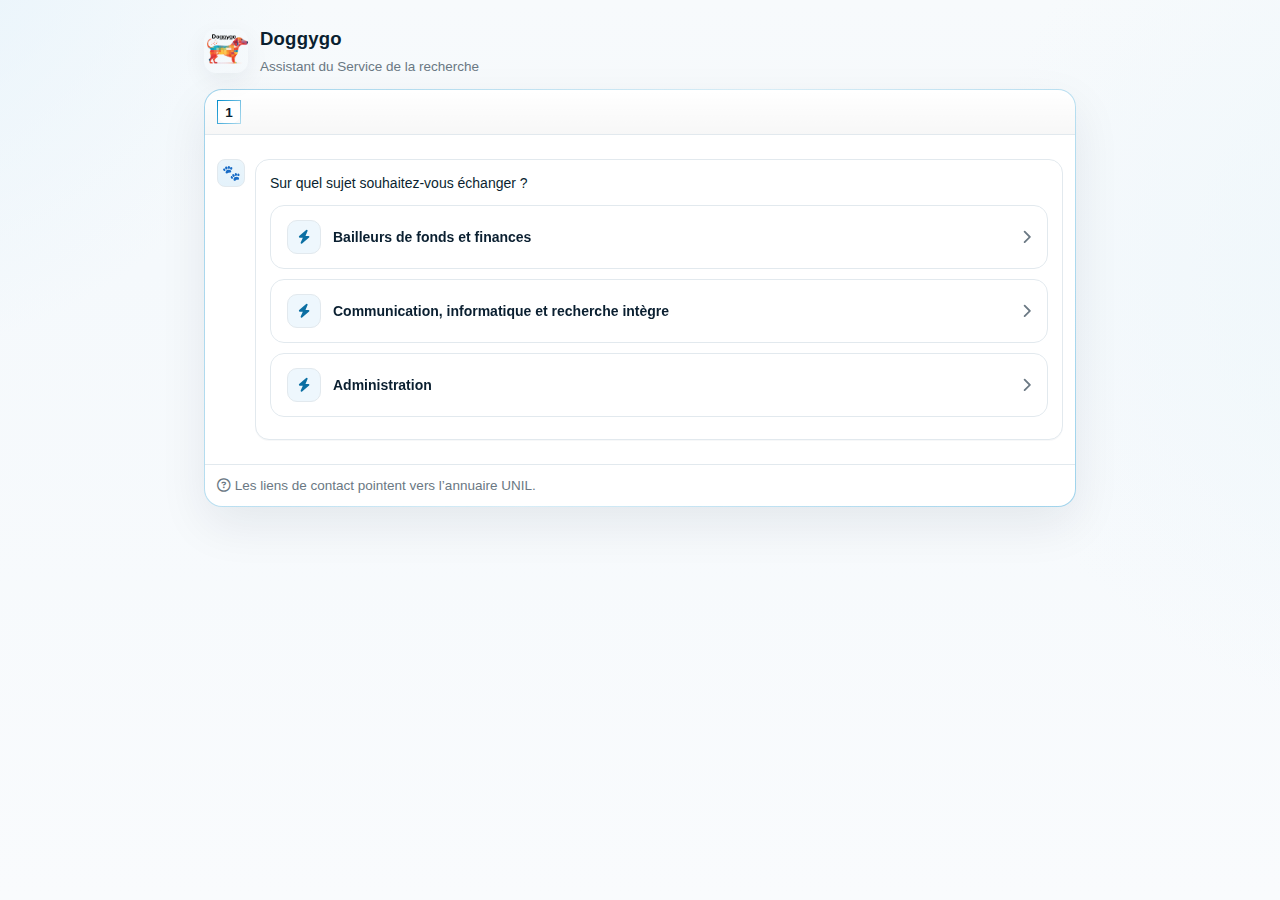
<file: index_chat.html>
<!DOCTYPE html>
<html lang="fr">
<head>
<meta charset="UTF-8" />
<meta name="viewport" content="width=device-width, initial-scale=1, viewport-fit=cover" />
<title>Doggygo · AssistSR2 (UNIL)</title>
<link href="https://cdnjs.cloudflare.com/ajax/libs/font-awesome/6.5.2/css/all.min.css" rel="stylesheet"/>

<style>
/* ==========================================================
   UNIL · Chat Standard
   - Une colonne (mobile & desktop)
   - Aucune césure sur smartphone (iOS/Android)
   - Couleurs UNIL sobres
   ========================================================== */
:root{
  --brand-1:#008ccc; --brand-2:#b3ddef;
  --ink:#0a1f30; --muted:#6a7883; --line:#e2e9ee; --chip:#f5f9fc;
  --panel:#fff; --r:14px; --r-lg:18px;
  --shadow-1:0 8px 24px rgba(10,31,48,.06);
  --shadow-2:0 18px 48px rgba(10,31,48,.08);
  --fs-14: clamp(13.5px, 1vw, 14px);
  --fs-16: clamp(14px, 1.05vw, 16px);
  --fs-18: clamp(16px, 1.25vw, 18px);
  --fs-20: clamp(17px, 1.45vw, 20px);
}

*{ box-sizing:border-box; }
html,body{ height:100%; }
body{
  margin:0; color:var(--ink);
  font:400 var(--fs-16)/1.6 -apple-system,BlinkMacSystemFont,"Segoe UI","Helvetica Neue",Inter,Roboto,Arial,sans-serif;
  -webkit-text-size-adjust:100%;
  background:
    radial-gradient(60vw 60vw at -10% -10%, #e6f3fb 0%, rgba(255,255,255,0) 58%),
    radial-gradient(60vw 60vw at 110% 30%, #eff7fb 0%, rgba(255,255,255,0) 58%),
    linear-gradient(180deg, #f7fafc 0%, #f5f9fc 30%, #f9fbfd 100%);
  padding: env(safe-area-inset-top) 0 env(safe-area-inset-bottom);
}

/* ===== Shell (une colonne, largeur confortable) ===== */
.container{
  max-width: 920px;   /* même esprit que ChatGPT, très lisible */
  margin: 0 auto;
  padding: clamp(12px, 3vw, 24px);
}

/* ===== Header ===== */
.header{ display:flex; align-items:center; justify-content:space-between; gap:12px; }
.brand{ display:flex; align-items:center; gap:12px; }
.logo{ width:44px; height:44px; border-radius:12px; object-fit:cover; box-shadow:var(--shadow-1); }
.title{ margin:0; font-weight:800; font-size:var(--fs-20); letter-spacing:.2px; }
.sub{ margin:2px 0 0; color:var(--muted); font-size:var(--fs-14); }
.tools{ display:flex; gap:.55rem; }
.tools a{
  text-decoration:none; color:inherit; border:1px solid var(--line); background:#fff;
  padding:.5rem .9rem; border-radius:999px; font-weight:700; font-size:var(--fs-14);
  touch-action: manipulation;
}
.tools a:focus{ outline:none; box-shadow:0 0 0 .28rem rgba(0,140,204,.22); }

/* ===== Chat panel ===== */
.chat{
  margin-top:12px; border-radius:var(--r-lg);
  background:
    linear-gradient(var(--panel),var(--panel)) padding-box,
    linear-gradient(120deg, rgba(0,140,204,.35), rgba(179,221,239,.45), rgba(0,140,204,.35)) border-box;
  border:1px solid transparent; box-shadow:var(--shadow-2); overflow:clip;
}
.bar{
  display:flex; gap:.4rem; align-items:center; padding:10px 12px;
  border-bottom:1px solid var(--line);
  background:linear-gradient(180deg, rgba(0,0,0,0), rgba(0,0,0,.03));
}
.dot{
  width:24px; height:24px; border-radius:999px; display:inline-flex; align-items:center; justify-content:center;
  font:700 var(--fs-14)/1 Inter,sans-serif; color:var(--muted); background:#fff; border:1px solid var(--line);
}
.dot:last-child{ color:var(--ink); border-image:linear-gradient(120deg,var(--brand-1),var(--brand-2)) 1; }

.feed{ padding:12px; }

/* ===== Messages (1 colonne) ===== */
.msg{ display:flex; align-items:flex-start; gap:10px; margin:12px 0; }
.avatar{
  width:28px; height:28px; border-radius:8px; display:flex; align-items:center; justify-content:center; font-weight:800;
  background:linear-gradient(180deg,#eaf5fb,#e4f2fb); color:#0a5d83; border:1px solid var(--line); font-size:15px; flex:0 0 auto;
}
.msg.user .avatar{ background:#eef1f5; color:#2a3a44; }

.bubble{
  width:100%; max-width:100%;
  border-radius:var(--r); background:#fff; border:1px solid var(--line);
  box-shadow:0 1px 0 rgba(10,31,48,.03); padding:12px 14px; line-height:1.6; font-size:var(--fs-16);
}
.bubble .title{ font-weight:800; margin-bottom:8px; font-size:var(--fs-18); }

/* ===== Options (une seule colonne, empilées) ===== */
.list{ margin-top:10px; }
.stack{ display:flex; flex-direction:column; gap:10px; } /* jamais de grille */

.card{
  display:flex; align-items:center; gap:12px;
  border-radius:14px; padding:14px 16px; min-height:56px;
  background:#fff; border:1px solid var(--line);
  text-decoration:none; color:inherit; font-weight:800; font-size:var(--fs-16);
  transform:translateY(6px); opacity:0; will-change:transform,opacity;
  touch-action: manipulation;
}
.card.reveal{ opacity:1; transform:translateY(0); transition:transform .16s ease, opacity .16s ease; }
.card:hover{ box-shadow:var(--shadow-1); transform:translateY(-1px); transition:transform .16s ease, box-shadow .16s ease; }
.card:active{ transform:translateY(0); }

.ic{
  width:34px; height:34px; border-radius:10px; display:flex; align-items:center; justify-content:center;
  background:#eef7fd; color:#0b6fa3; border:1px solid var(--line); flex:0 0 auto;
}

/* >>> Texte des cartes — anti‑coupure smartphone :
   - pas de césure, pas de coupure au milieu d’un mot
   - wrap seulement entre espaces, sinon ellipsis */
.label, .label > span{
  flex:1 1 0%; min-width:0;
  display:block;                /* indispensable pour ellipsis fiable iOS */
  white-space: normal;
  word-break: keep-all;         /* coupe uniquement aux espaces */
  overflow-wrap: normal;
  -webkit-hyphens: none; hyphens: none;
}
@media (max-width: 768px){
  .label, .label > span{
    white-space: nowrap !important;
    overflow: hidden !important;
    text-overflow: ellipsis !important;   /* … en mobile si trop long */
  }
}

.arr{ color:var(--muted); flex:0 0 auto; }

/* ===== Actions ===== */
.actions{ display:flex; gap:.5rem; flex-wrap:wrap; margin-top:10px; }
.btn{
  text-decoration:none; color:inherit; border:1px solid var(--line); background:#fff;
  padding:.5rem .9rem; border-radius:999px; font-weight:700; font-size:var(--fs-14);
}
.btn:focus{ outline:none; box-shadow:0 0 0 .28rem rgba(0,140,204,.22); }

/* ===== Contact ===== */
.contact{
  display:grid; grid-template-columns:auto 1fr auto; gap:12px; align-items:center;
  border:1px solid var(--line); border-radius:14px; padding:14px; margin-top:12px; background:#fff;
  box-shadow:0 10px 26px rgba(10,31,48,.10);
}
.contact .ava{
  width:52px; height:52px; border-radius:12px; display:flex; align-items:center; justify-content:center;
  background:linear-gradient(180deg,var(--brand-1),var(--brand-2)); color:#fff; font-weight:800; border:1px solid rgba(0,0,0,.02); font-size:18px;
}
.contact .name{ font-weight:800; font-size:var(--fs-16); }
.contact .meta{ color:var(--muted); font-size:var(--fs-14); }
.contact .cta{
  text-decoration:none; color:#fff; background:linear-gradient(90deg,var(--brand-1),var(--brand-2));
  padding:.65rem 1rem; border-radius:999px; font-weight:800; font-size:var(--fs-14); border:0; box-shadow:0 12px 26px rgba(0,140,204,.18);
}
@media (max-width:640px){ .contact{ grid-template-columns:1fr; } .contact .cta{ width:100%; text-align:center; } }

/* Note */
.note{ color:var(--muted); font-size:var(--fs-14); padding:10px 12px; border-top:1px solid var(--line); }

@media (prefers-reduced-motion: reduce){
  .card{ transition:none !important; transform:none !important; opacity:1 !important; }
}
</style>
</head>

<body>
  <div class="container">
    <header class="header">
      <div class="brand">
        <img src="doggygo.png" class="logo" alt="">
        <div>
          <p class="title">Doggygo</p>
          <p class="sub">Assistant du Service de la recherche</p>
        </div>
      </div>
      <div class="tools" id="top-tools" style="display:none">
        <a id="back" href="javascript:goback();" style="display:none">← Retour</a>
        <a id="restart" href="javascript:location.reload()" style="display:none">⟲ Recommencer</a>
      </div>
    </header>

    <section class="chat">
      <div class="bar" id="progress" aria-live="polite"></div>
      <div class="feed" id="feed" aria-live="polite" aria-label="Flux de conversation"></div>
      <div class="note"><i class="fa-regular fa-circle-question"></i> Les liens de contact pointent vers l’annuaire UNIL.</div>
    </section>
  </div>

<script>
/* ==========================================================
   JS — dynamique rapide & stable (1 colonne)
   - question/réponse : frappe par caractères
   - cartes : apparition en cascade (pas de typing → pas de bugs iOS)
   ========================================================== */
const SPEED = { CHAR_MS: 7, STAGGER_MS: 28 };

var lang="fr", papagoUrl="./trees/";
var persons={
  "EAM":{ "name":"Eliane Abou Mansour","url":"https://annuaire.unil.ch/person/LgLLf7wep3kZBi" },
  "VL":{ "name":"Véronique Longchamp","url":"https://annuaire.unil.ch/person/u5rsd2fbRe7LFH" },
  "AEDC":{ "name":"Anne-Emmanuelle de Crousaz","url":"https://annuaire.unil.ch/person/R87FcLkKew3U7p" },
  "AB":{ "name":"Aurélie Brehmer","url":"https://annuaire.unil.ch/person/hk2dAGXkGb4U5w" },
  "CA":{ "name":"Claire Arnold","url":"https://annuaire.unil.ch/person/47c7LgpckuHb25" },
  "ZEM":{ "name":"Zohra El Masbahi","url":"https://annuaire.unil.ch/person/KGKZjmZikDrmpw" },
  "ACB":{ "name":"Anne-Christine Butty","url":"https://annuaire.unil.ch/person/LjB3d7wep3kZBi" },
  "MD":{ "name":"Maëlle Desard","url":"https://annuaire.unil.ch/person/hkifyGXkGb4U5w" },
  "PAD":{ "name":"Pablo Andrés Diaz","url":"https://annuaire.unil.ch/person/pfFzXB2bjLZnA4" },
  "TVL":{ "name":"Thé Van Luong","url":"https://annuaire.unil.ch/person/cmbpD4u7m9XUBj" },
  "MC":{ "name":"Micaela Crespo","url":"https://annuaire.unil.ch/person/cKu9p4u7m9XUBj" },
  "LC":{ "name":"Lucia Couto","url":"https://annuaire.unil.ch/person/p9L8fB2bjLZnA4" },
  "JR":{ "name":"Julian Randall","url":"https://annuaire.unil.ch/person/R4rszLkKew3U7p" }
};
var translate={
  "fr":{ "contact":"Contacter","text":"La personne ci‑dessous peut vous conseiller directement.","error":"Doggygo n'est pas accessible pour le moment." },
  "en":{ "contact":"Contact","text":"The person below can advise you directly.","error":"Doggygo is not available at the moment." }
};

var papago={}, currentKey="", parentKey="", atContact=false, backFromContact="", trail=[];

/* Helpers */
const $=s=>document.querySelector(s);
function setHTML(t,h){(typeof t==="string"?$(t):t).innerHTML=h;}
function show(el){el.style.display="";}
function hide(el){el.style.display="none";}
function escapeHTML(s){const d=document.createElement('div'); d.textContent=String(s||""); return d.innerHTML;}
function initials(n){if(!n) return "?"; const p=n.trim().split(/\s+/); return ((p[0]?.[0]||"")+(p[1]?.[0]||"")).toUpperCase()||"?";}
function scrollToBottom(){requestAnimationFrame(()=>window.scrollTo({top:document.body.scrollHeight,behavior:"smooth"}));}
function reduced(){return window.matchMedia&&window.matchMedia('(prefers-reduced-motion: reduce)').matches;}

/* Progress */
function renderProgress(){
  const el=$("#progress"); if(!el) return;
  if(!trail.length){el.innerHTML=""; return;}
  el.innerHTML=trail.map((_,i)=>`<span class="dot">${i+1}</span>`).join("");
}

/* Messages */
function addAssistantBubble(){
  const item=document.createElement('div');
  item.className="msg assistant";
  item.innerHTML=`<div class="avatar" aria-hidden="true">🐾</div>
    <div class="bubble"><div class="text"></div><div class="list"></div></div>`;
  $("#feed").appendChild(item); scrollToBottom(); return item;
}
function addUserBubble(){
  const item=document.createElement('div');
  item.className="msg user";
  item.innerHTML=`<div class="avatar" aria-hidden="true"></div><div class="bubble"><span class="typed"></span></div>`;
  $("#feed").appendChild(item); scrollToBottom(); return item;
}

/* Typing par caractères (rapide) */
function typeChars(el,text,ms){
  if(reduced()){ el.textContent=text; return Promise.resolve(); }
  return new Promise(res=>{
    const span=document.createElement('span'); el.appendChild(span);
    let i=0; (function loop(){ if(i<text.length){ span.textContent+=text.charAt(i++); setTimeout(loop,ms); scrollToBottom(); } else res(); })();
  });
}

/* Options (une colonne, apparition en cascade) */
function createCard(opt){
  const a=document.createElement('a');
  a.href="javascript:void(0)";
  a.className="card";
  a.setAttribute('title', opt.option);
  a.setAttribute('aria-label', opt.option);
  a.innerHTML=`
    <div class="ic"><i class="fa-solid fa-bolt"></i></div>
    <div class="label"><span>${escapeHTML(opt.option)}</span></div>
    <div class="arr"><i class="fa-solid fa-chevron-right"></i></div>`;
  a.onclick=()=> choose(opt.value,opt.option,a);
  return a;
}
function revealCards(stack, options){
  options.forEach((opt,idx)=>{
    const card=createCard(opt); stack.appendChild(card);
    setTimeout(()=> card.classList.add('reveal'), idx*SPEED.STAGGER_MS);
  });
}

/* Étapes */
async function renderOptions(key){
  const node=papago[key]||{}; const label=String(node.label||"");
  parentKey=node.parent||""; currentKey=key; atContact=false;

  if(trail[trail.length-1]!==key) trail.push(key); renderProgress();

  const msg=addAssistantBubble();
  await typeChars(msg.querySelector('.text'), label, SPEED.CHAR_MS);

  const stack=document.createElement('div'); stack.className="stack";
  msg.querySelector('.list').appendChild(stack);
  revealCards(stack, node.options||[]);

  const actions=document.createElement('div'); actions.className="actions";
  if(node.parent){
    const back=document.createElement('a'); back.className="btn"; back.href="javascript:goback()"; back.textContent="← Retour"; actions.appendChild(back);
  }
  msg.querySelector('.bubble').appendChild(actions);

  show($("#top-tools")); node.parent?show($("#back")):hide($("#back")); hide($("#restart")); scrollToBottom();
}

async function renderContact(value){
  const code=(value.split(" ")[1]||"").trim(); const p=persons[code]||{};
  const name=p.name||code||"Contact"; const url=p.url||"#";

  backFromContact=currentKey; atContact=true;
  if(trail[trail.length-1]!=="contact:"+code) trail.push("contact:"+code); renderProgress();

  const msg=addAssistantBubble();
  await typeChars(msg.querySelector('.text'), translate[lang]["text"], SPEED.CHAR_MS);

  const card=document.createElement('div'); card.className="contact";
  card.innerHTML=`<div class="ava">${initials(name)}</div>
    <div><div class="name">${escapeHTML(name)}</div>
    <div class="meta"><i class="fa-regular fa-address-card"></i> UNIL · Service de la recherche</div></div>
    <div><a class="cta" target="_blank" rel="noopener" href="${url}"><i class="fa-solid fa-paper-plane"></i> ${escapeHTML(translate[lang]["contact"])}</a></div>`;
  msg.querySelector('.text').appendChild(card);

  const actions=document.createElement('div'); actions.className="actions";
  const back=document.createElement('a'); back.className="btn"; back.href="javascript:goback()"; back.textContent="← Retour"; actions.appendChild(back);
  const restart=document.createElement('a'); restart.className="btn"; restart.href="javascript:location.reload()"; restart.textContent="⟲ Recommencer"; actions.appendChild(restart);
  msg.querySelector('.bubble').appendChild(actions);

  show($("#top-tools")); show($("#back")); show($("#restart")); scrollToBottom();
}

/* Choix */
async function choose(value,label,card){
  const stack=card.parentElement; Array.from(stack.children).forEach(c=>{ c.style.pointerEvents="none"; c.style.opacity=.65; });

  const user=addUserBubble(); await typeChars(user.querySelector('.typed'), label, SPEED.CHAR_MS);

  setTimeout(()=>{ (String(value).substr(0,9)==="Contacter")?renderContact(String(value)):renderOptions(String(value)); }, 40);
}

/* API publique */
function format(item){ (item.substr(0,9)==="Contacter")?renderContact(item):renderOptions(item); }
function goback(){
  if(atContact&&backFromContact){
    if(trail[trail.length-1]&&String(trail[trail.length-1]).startsWith("contact:")) trail.pop();
    setHTML("#feed",""); format(backFromContact); return;
  }
  if(!parentKey) return; trail.pop(); setHTML("#feed",""); format(parentKey);
}
window.format=format; window.goback=goback;

/* Boot */
function loadParams(){ const p=new URLSearchParams(location.search); const qLang=p.get("lang"); const nt=p.get("notitle"); if(qLang&&translate[qLang]) lang=qLang; if(nt==="true"){ document.querySelector('.header').style.display="none"; } }
async function boot(){
  loadParams();
  try{
    const res=await fetch(papagoUrl+"papago-"+lang+".json",{cache:"no-store"}); papago=await res.json();
    show($("#top-tools")); format("0");
  }catch(e){
    console.error(e);
    const msg=addAssistantBubble(); msg.querySelector('.text').innerHTML=`<div role="alert" style="color:#b42318;font-weight:700;margin:0">⚠ ${translate[lang]['error']}</div>`;
    show($("#top-tools")); hide($("#back")); show($("#restart"));
  }
}
document.addEventListener("DOMContentLoaded", boot);
</script>
</body>
</html>
</file>
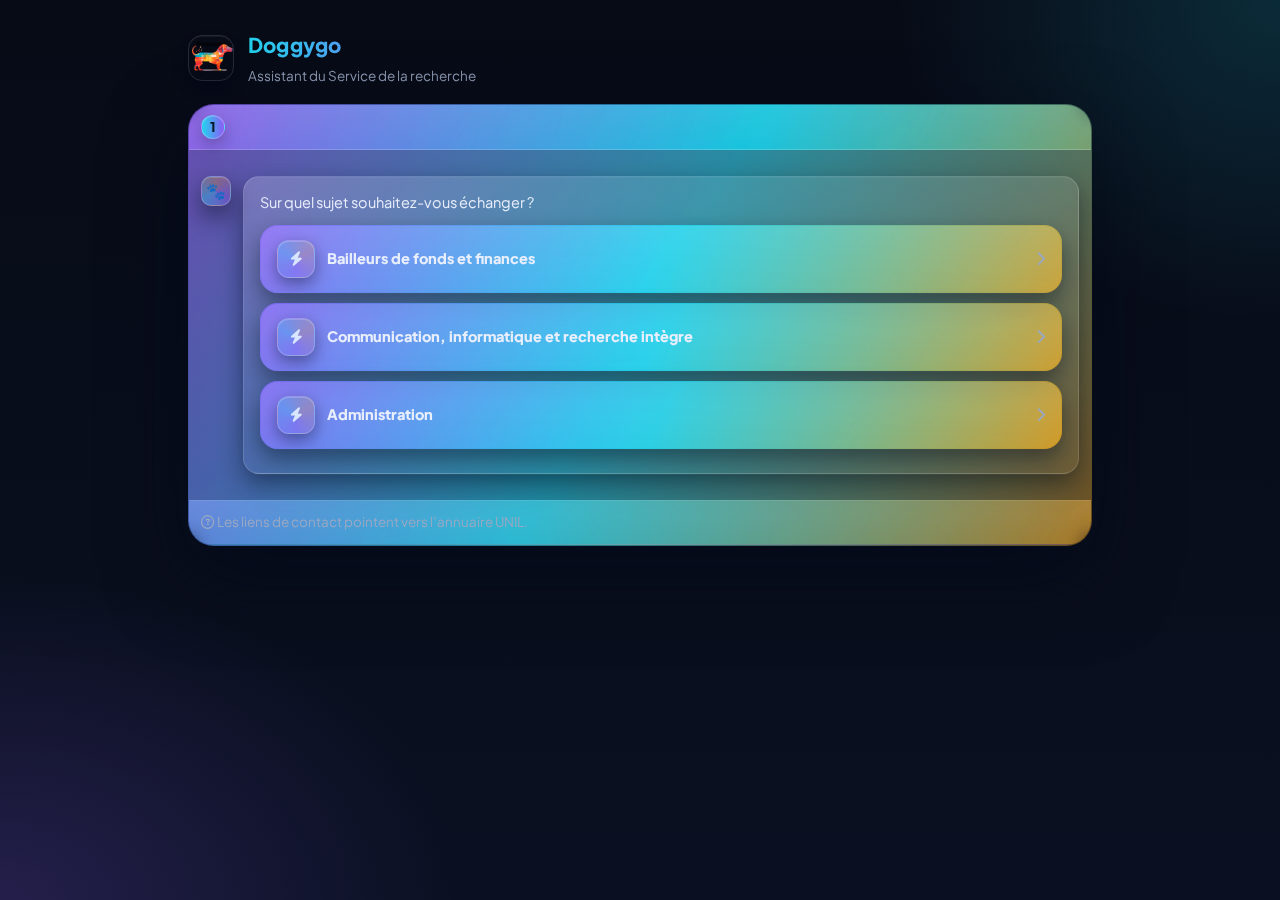
<file: index_test.html>
<!DOCTYPE html>
<html lang="fr">
<head>
<meta charset="UTF-8" />
<meta name="viewport" content="width=device-width, initial-scale=1, viewport-fit=cover" />
<title>Doggygo · Aurora Luxe</title>

<!-- Icônes & typo -->
<link href="https://cdnjs.cloudflare.com/ajax/libs/font-awesome/6.5.2/css/all.min.css" rel="stylesheet"/>
<link href="https://fonts.googleapis.com/css2?family=Plus+Jakarta+Sans:wght@400;600;700;800&display=swap" rel="stylesheet">

<style>
/* ==========================================================
   AURORA LUXE — verre dépoli premium, dégradés profonds
   - 1 colonne (mobile & desktop)
   - Accessibilité (contrastes, focus ring)
   - Motion friendly (réduit si prefers-reduced-motion)
   ========================================================== */
:root{
  /* Couleurs principales (thème sombre élégant) */
  --ink: #e8eefc;            /* texte principal sur fond sombre */
  --muted: #9aa8c3;          /* texte secondaire */
  --line: rgba(255,255,255,.14);
  --panel: rgba(19, 28, 48, .68); /* verre dépoli */
  --bg-1: #070b16;           /* fond bas */
  --bg-2: #0a1021;           /* fond haut */

  /* Accents — aurora */
  --accent-1: #8b5cf6;       /* violet */
  --accent-2: #22d3ee;       /* cyan */
  --accent-3: #f59e0b;       /* ambre (subtil) */
  --halo-1: rgba(139,92,246,.20);
  --halo-2: rgba(34,211,238,.16);

  /* Rayons & ombres */
  --r: 16px; --r-lg: 22px; --r-xl: 26px;
  --shadow-1: 0 10px 28px rgba(2,8,23,.36);
  --shadow-2: 0 30px 80px rgba(2,8,23,.62);
  --inner-glow: inset 0 1px 0 rgba(255,255,255,.045);

  /* Typo */
  --fs-14: clamp(13.5px, 1vw, 14px);
  --fs-16: clamp(14.5px, 1.05vw, 16px);
  --fs-18: clamp(16px, 1.25vw, 18px);
  --fs-20: clamp(18px, 1.6vw, 22px);
}

*{ box-sizing: border-box; }
html,body{ height:100%; }
body{
  margin:0; color:var(--ink);
  font: 400 var(--fs-16)/1.7 "Plus Jakarta Sans", -apple-system, BlinkMacSystemFont, "Segoe UI", "Helvetica Neue", Roboto, Arial, sans-serif;
  -webkit-font-smoothing: antialiased; text-rendering: optimizeLegibility;

  /* Fond aurora — dégradés profonds + halos */
  background:
    radial-gradient(50vw 60vh at 100% 0%, var(--halo-2), transparent 60%),
    radial-gradient(60vw 60vh at 0% 100%, var(--halo-1), transparent 60%),
    linear-gradient(180deg, var(--bg-1), var(--bg-2));
  padding: env(safe-area-inset-top) 0 env(safe-area-inset-bottom);
}

/* ===== Shell (une colonne) ===== */
.container{
  max-width: 960px;
  margin: 0 auto;
  padding: clamp(12px, 3vw, 28px);
}

/* ===== Header ===== */
.header{ display:flex; align-items:center; justify-content:space-between; gap:14px; }
.brand{ display:flex; align-items:center; gap:14px; }
.logo{
  width:46px; height:46px; border-radius:14px; object-fit:cover;
  border: 1px solid rgba(255,255,255,.12);
  box-shadow: 0 10px 26px rgba(2,8,23,.55), inset 0 1px 0 rgba(255,255,255,.06);
  filter: saturate(1.1) contrast(1.05);
}
.title{ margin:0; font-weight:800; font-size:var(--fs-20); letter-spacing:.2px; }
.header .title{
  background: linear-gradient(90deg, var(--accent-2), var(--accent-1));
  -webkit-background-clip:text; background-clip:text; color:transparent;
}
.sub{ margin:2px 0 0; color:var(--muted); font-size:var(--fs-14); opacity:.9; }

.tools{ display:flex; gap:.55rem; }
.tools a{
  text-decoration:none; color:var(--ink); font-weight:700; font-size:var(--fs-14);
  padding:.55rem .9rem; border-radius:999px;
  background:
    linear-gradient(180deg, rgba(255,255,255,.08), rgba(255,255,255,.03));
  border: 1px solid var(--line);
  box-shadow: var(--shadow-1), var(--inner-glow);
  backdrop-filter: blur(10px) saturate(140%);
  -webkit-backdrop-filter: blur(10px) saturate(140%);
}
.tools a:hover{ transform: translateY(-1px); box-shadow: 0 16px 34px rgba(2,8,23,.46); }
.tools a:active{ transform: translateY(0); }
.tools a:focus-visible{ outline:none; box-shadow: 0 0 0 .24rem rgba(139,92,246,.35); }

/* ===== Chat panel — verre + bordure dégradée ===== */
.chat{
  margin-top: 16px; border-radius: var(--r-xl);
  background:
    linear-gradient(180deg, rgba(255,255,255,.08), rgba(255,255,255,.03)) padding-box,
    linear-gradient(120deg, rgba(139,92,246,.65), rgba(34,211,238,.6), rgba(245,158,11,.42)) border-box;
  border: 1px solid transparent;
  box-shadow: var(--shadow-2);
  overflow: clip;
  backdrop-filter: blur(14px) saturate(150%);
  -webkit-backdrop-filter: blur(14px) saturate(150%);
}
.chat::after{ /* ligne décorative intérieure */
  content:""; display:block; height: 1px;
  background: linear-gradient(90deg, rgba(34,211,238,.35), rgba(255,255,255,.45), rgba(139,92,246,.35));
  opacity:.65;
}

/* Barre de progression */
.bar{
  display:flex; gap:.45rem; align-items:center; padding:10px 12px;
  background: linear-gradient(180deg, rgba(255,255,255,.07), rgba(255,255,255,.02));
  border-bottom: 1px solid var(--line);
  backdrop-filter: blur(8px) saturate(140%); -webkit-backdrop-filter: blur(8px) saturate(140%);
}
.dot{
  width:24px; height:24px; border-radius:999px; display:inline-flex; align-items:center; justify-content:center;
  font:800 var(--fs-14)/1 "Plus Jakarta Sans", sans-serif; color:#cde8ff;
  background:
    radial-gradient(100% 100% at 50% 0%, rgba(255,255,255,.12), rgba(255,255,255,.06)),
    linear-gradient(180deg, rgba(255,255,255,.12), rgba(255,255,255,.05));
  border:1px solid rgba(255,255,255,.22);
  box-shadow: inset 0 1px 0 rgba(255,255,255,.18), 0 6px 16px rgba(0,0,0,.25);
}
.dot:last-child{
  color:#0b172a;
  background: linear-gradient(90deg, var(--accent-2), var(--accent-1));
  border:1px solid rgba(255,255,255,.25);
}

/* Flux */
.feed{ padding: 12px; }

/* ===== Messages ===== */
.msg{ display:flex; align-items:flex-start; gap:12px; margin: 14px 0; }
.avatar{
  width:30px; height:30px; border-radius:10px; display:flex; align-items:center; justify-content:center; font-weight:800;
  background:
    conic-gradient(from 120deg, rgba(139,92,246,.35), rgba(34,211,238,.35), rgba(245,158,11,.25), rgba(139,92,246,.35));
  color:#0e1324; border:1px solid rgba(255,255,255,.22); font-size:16px; flex:0 0 auto;
  box-shadow: inset 0 1px 0 rgba(255,255,255,.16), 0 10px 24px rgba(2,8,23,.56);
}
.msg.user .avatar{
  background: linear-gradient(180deg, rgba(255,255,255,.12), rgba(255,255,255,.05));
  color:#cfe2ff;
}

/* Bulle (verre dépoli) */
.bubble{
  width:100%; max-width:100%;
  border-radius: var(--r);
  background:
    radial-gradient(100% 140% at 0% 0%, rgba(255,255,255,.09), transparent 60%),
    linear-gradient(180deg, rgba(255,255,255,.10), rgba(255,255,255,.04));
  border: 1px solid var(--line);
  box-shadow: var(--inner-glow), 0 1px 0 rgba(255,255,255,.04), 0 10px 24px rgba(2,8,23,.45);
  padding: 14px 16px; line-height: 1.65; font-size: var(--fs-16);
}
.bubble .title{ font-weight:800; margin-bottom:8px; font-size:var(--fs-18); }

/* ===== Options (pile verticale) ===== */
.list{ margin-top:10px; }
.stack{ display:flex; flex-direction:column; gap:10px; }

/* Carte premium : verre + filet gradient, micro-rebond */
.card{
  position: relative;
  display: grid;
  grid-template-columns: auto minmax(0,1fr) auto; /* icône | texte | chevron */
  align-items: center; column-gap: 12px;
  border-radius: 18px; padding: 14px 16px; min-height: 60px;
  background:
    linear-gradient(180deg, rgba(255,255,255,.10), rgba(255,255,255,.04)) padding-box,
    linear-gradient(120deg, rgba(139,92,246,.7), rgba(34,211,238,.7), rgba(245,158,11,.55)) border-box;
  border: 1px solid transparent;
  box-shadow: 0 1px 0 rgba(255,255,255,.03), 0 10px 22px rgba(2,8,23,.44);
  text-decoration: none; color: inherit; font-weight: 800; font-size: var(--fs-16);
  transform: translateY(6px) scale(.995); opacity: 0; will-change: transform, opacity, box-shadow;
  overflow: hidden;
  backdrop-filter: blur(10px) saturate(150%); -webkit-backdrop-filter: blur(10px) saturate(150%);
}
.card::after{ /* lueur oblique au survol */
  content:""; position:absolute; inset:-1px; background:
    linear-gradient(120deg, rgba(255,255,255,.15), transparent 35%, transparent 65%, rgba(255,255,255,.1));
  opacity:0; transition: opacity .25s ease;
}
.card.reveal{ opacity:1; transform: translateY(0) scale(1); transition: transform .18s ease, opacity .18s ease, box-shadow .18s ease; }
.card:hover{
  transform: translateY(-1px) scale(1.005);
  box-shadow: 0 16px 36px rgba(2,8,23,.55);
}
.card:hover::after{ opacity:.8; }
.card:active{ transform: translateY(0) scale(.997); }

.ic{
  width:38px; height:38px; border-radius: 12px; display:flex; align-items:center; justify-content:center;
  background:
    conic-gradient(from 180deg at 50% 50%, rgba(139,92,246,.25), rgba(34,211,238,.25), rgba(245,158,11,.18), rgba(139,92,246,.25));
  border: 1px solid rgba(255,255,255,.20); color:#d9e6ff;
  box-shadow: inset 0 1px 0 rgba(255,255,255,.18), 0 6px 16px rgba(2,8,23,.4);
}

.label, .label > span{
  min-width:0; display:block;
  white-space: normal; word-break: normal; overflow-wrap: break-word;
  -webkit-hyphens: manual; hyphens: manual; line-height: 1.35;
}
.arr{ color: var(--muted); justify-self: end; }

/* ===== Actions ===== */
.actions{ display:flex; gap:.5rem; flex-wrap:wrap; margin-top: 10px; }
.btn{
  text-decoration:none; color:var(--ink); font-weight:700; font-size:var(--fs-14);
  padding:.55rem .95rem; border-radius:999px;
  background: linear-gradient(90deg, rgba(139,92,246,.22), rgba(34,211,238,.22));
  border:1px solid rgba(255,255,255,.24);
  box-shadow: 0 4px 16px rgba(2,8,23,.5), inset 0 1px 0 rgba(255,255,255,.18);
  backdrop-filter: blur(10px);
}
.btn:hover{ transform: translateY(-1px); box-shadow: 0 12px 28px rgba(2,8,23,.6); }
.btn:active{ transform: translateY(0); }
.btn:focus-visible{ outline:none; box-shadow: 0 0 0 .28rem rgba(34,211,238,.35); }

/* ===== Contact ===== */
.contact{
  display:grid; grid-template-columns:auto 1fr auto; gap:12px; align-items:center;
  border:1px solid rgba(255,255,255,.22); border-radius:18px; padding:14px; margin-top:12px;
  background:
    radial-gradient(100% 140% at 0% 0%, rgba(255,255,255,.10), transparent 60%),
    linear-gradient(180deg, rgba(255,255,255,.10), rgba(255,255,255,.04));
  box-shadow: 0 16px 36px rgba(2,8,23,.55), inset 0 1px 0 rgba(255,255,255,.08);
  backdrop-filter: blur(12px) saturate(150%);
}
.contact .ava{
  width:58px; height:58px; border-radius:14px; display:flex; align-items:center; justify-content:center;
  background: linear-gradient(135deg, var(--accent-2), var(--accent-1));
  color:#0b1327; font-weight:900; border:1px solid rgba(255,255,255,.25); font-size:18px;
  box-shadow: 0 12px 26px rgba(2,8,23,.56), inset 0 1px 0 rgba(255,255,255,.22);
}
.contact .name{ font-weight:800; font-size:var(--fs-16); }
.contact .meta{ color:var(--muted); font-size:var(--fs-14); }
.contact .cta{
  text-decoration:none; color:#061224;
  background: linear-gradient(90deg, var(--accent-2), var(--accent-1));
  padding:.65rem 1rem; border-radius:999px; font-weight:900; font-size:var(--fs-14); border:0;
  box-shadow: 0 12px 24px rgba(34,211,238,.24), 0 12px 24px rgba(139,92,246,.24);
}
.contact .cta:hover{ transform: translateY(-1px); }
.contact .cta:focus-visible{ outline:none; box-shadow: 0 0 0 .28rem rgba(139,92,246,.38); }

@media (max-width:640px){
  .contact{ grid-template-columns:1fr; }
  .contact .cta{ width:100%; text-align:center; }
}

/* Note */
.note{
  color:var(--muted); font-size:var(--fs-14); padding: 10px 12px; border-top: 1px solid var(--line);
  background: linear-gradient(180deg, rgba(255,255,255,.07), rgba(255,255,255,.02));
  backdrop-filter: blur(8px); -webkit-backdrop-filter: blur(8px);
}

/* Motion reduce */
@media (prefers-reduced-motion: reduce){
  .card{ transition:none !important; transform:none !important; opacity:1 !important; }
  .card:hover,.btn:hover{ transform:none !important; }
}

/* Fallback sans backdrop (navigateurs anciens) */
@supports not ((-webkit-backdrop-filter: none) or (backdrop-filter: none)){
  .chat,.bubble,.card,.tools a,.contact,.note{ background-color: rgba(20,28,48,.9); }
}
</style>
</head>

<body>
  <div class="container">
    <header class="header">
      <div class="brand">
        <img src="doggygo.png" class="logo" alt="">
        <div>
          <p class="title">Doggygo</p>
          <p class="sub">Assistant du Service de la recherche</p>
        </div>
      </div>
      <div class="tools" id="top-tools" style="display:none">
        <a id="back" href="javascript:goback();" style="display:none">← Retour</a>
        <a id="restart" href="javascript:location.reload()" style="display:none">⟲ Recommencer</a>
      </div>
    </header>

    <section class="chat">
      <div class="bar" id="progress" aria-live="polite"></div>
      <div class="feed" id="feed" aria-live="polite" aria-label="Flux de conversation"></div>
      <div class="note"><i class="fa-regular fa-circle-question"></i> Les liens de contact pointent vers l’annuaire UNIL.</div>
    </section>
  </div>

<script>
/* ==========================================================
   JS — dynamique (inchangé, juste le thème a évolué)
   ========================================================== */
const SPEED = { CHAR_MS: 7, STAGGER_MS: 26 };

var lang="fr", papagoUrl="./trees/";
var persons={
  "EAM":{ "name":"Eliane Abou Mansour","url":"https://annuaire.unil.ch/person/LgLLf7wep3kZBi" },
  "VL":{ "name":"Véronique Longchamp","url":"https://annuaire.unil.ch/person/u5rsd2fbRe7LFH" },
  "AEDC":{ "name":"Anne-Emmanuelle de Crousaz","url":"https://annuaire.unil.ch/person/R87FcLkKew3U7p" },
  "AB":{ "name":"Aurélie Brehmer","url":"https://annuaire.unil.ch/person/hk2dAGXkGb4U5w" },
  "CA":{ "name":"Claire Arnold","url":"https://annuaire.unil.ch/person/47c7LgpckuHb25" },
  "ZEM":{ "name":"Zohra El Masbahi","url":"https://annuaire.unil.ch/person/KGKZjmZikDrmpw" },
  "ACB":{ "name":"Anne-Christine Butty","url":"https://annuaire.unil.ch/person/LjB3d7wep3kZBi" },
  "MD":{ "name":"Maëlle Desard","url":"https://annuaire.unil.ch/person/hkifyGXkGb4U5w" },
  "PAD":{ "name":"Pablo Andrés Diaz","url":"https://annuaire.unil.ch/person/pfFzXB2bjLZnA4" },
  "TVL":{ "name":"Thé Van Luong","url":"https://annuaire.unil.ch/person/cmbpD4u7m9XUBj" },
  "MC":{ "name":"Micaela Crespo","url":"https://annuaire.unil.ch/person/cKu9p4u7m9XUBj" },
  "LC":{ "name":"Lucia Couto","url":"https://annuaire.unil.ch/person/p9L8fB2bjLZnA4" },
  "JR":{ "name":"Julian Randall","url":"https://annuaire.unil.ch/person/R4rszLkKew3U7p" }
};
var translate={
  "fr":{ "contact":"Contacter","text":"La personne ci‑dessous peut vous conseiller directement.","error":"Doggygo n'est pas accessible pour le moment." },
  "en":{ "contact":"Contact","text":"The person below can advise you directly.","error":"Doggygo is not available at the moment." }
};

var papago={}, currentKey="", parentKey="", atContact=false, backFromContact="", trail=[];

/* Helpers */
const $=s=>document.querySelector(s);
function setHTML(t,h){(typeof t==="string"?$(t):t).innerHTML=h;}
function show(el){el.style.display="";}
function hide(el){el.style.display="none";}
function escapeHTML(s){const d=document.createElement('div'); d.textContent=String(s||""); return d.innerHTML;}
function initials(n){if(!n) return "?"; const p=n.trim().split(/\s+/); return ((p[0]?.[0]||"")+(p[1]?.[0]||"")).toUpperCase()||"?";}
function scrollToBottom(){requestAnimationFrame(()=>window.scrollTo({top:document.body.scrollHeight,behavior:"smooth"}));}
function reduced(){return window.matchMedia&&window.matchMedia('(prefers-reduced-motion: reduce)').matches;}

/* Progress */
function renderProgress(){
  const el=$("#progress"); if(!el) return;
  if(!trail.length){el.innerHTML=""; return;}
  el.innerHTML=trail.map((_,i)=>`<span class="dot">${i+1}</span>`).join("");
}

/* Messages */
function addAssistantBubble(){
  const item=document.createElement('div');
  item.className="msg assistant";
  item.innerHTML=`<div class="avatar" aria-hidden="true">🐾</div>
    <div class="bubble"><div class="text"></div><div class="list"></div></div>`;
  $("#feed").appendChild(item); scrollToBottom(); return item;
}
function addUserBubble(){
  const item=document.createElement('div');
  item.className="msg user";
  item.innerHTML=`<div class="avatar" aria-hidden="true"></div><div class="bubble"><span class="typed"></span></div>`;
  $("#feed").appendChild(item); scrollToBottom(); return item;
}

/* Typing */
function typeChars(el,text,ms){
  if(reduced()){ el.textContent=text; return Promise.resolve(); }
  return new Promise(res=>{
    const span=document.createElement('span'); el.appendChild(span);
    let i=0; (function loop(){ if(i<text.length){ span.textContent+=text.charAt(i++); setTimeout(loop,ms); scrollToBottom(); } else res(); })();
  });
}

/* Options (pile + cascade) */
function createCard(opt){
  const a=document.createElement('a');
  a.href="javascript:void(0)";
  a.className="card";
  a.setAttribute('title', opt.option);
  a.setAttribute('aria-label', opt.option);
  a.innerHTML=`
    <div class="ic"><i class="fa-solid fa-bolt"></i></div>
    <div class="label"><span>${escapeHTML(opt.option)}</span></div>
    <div class="arr"><i class="fa-solid fa-chevron-right"></i></div>`;
  a.onclick=()=> choose(opt.value,opt.option,a);
  return a;
}
function revealCards(stack, options){
  options.forEach((opt,idx)=>{
    const card=createCard(opt); stack.appendChild(card);
    setTimeout(()=> card.classList.add('reveal'), idx*SPEED.STAGGER_MS);
  });
}

/* Étapes */
async function renderOptions(key){
  const node=papago[key]||{}; const label=String(node.label||"");
  parentKey=node.parent||""; currentKey=key; atContact=false;

  if(trail[trail.length-1]!==key) trail.push(key); renderProgress();

  const msg=addAssistantBubble();
  await typeChars(msg.querySelector('.text'), label, SPEED.CHAR_MS);

  const stack=document.createElement('div'); stack.className="stack";
  msg.querySelector('.list').appendChild(stack);
  revealCards(stack, node.options||[]);

  const actions=document.createElement('div'); actions.className="actions";
  if(node.parent){
    const back=document.createElement('a'); back.className="btn"; back.href="javascript:goback()"; back.textContent="← Retour"; actions.appendChild(back);
  }
  msg.querySelector('.bubble').appendChild(actions);

  show($("#top-tools")); node.parent?show($("#back")):hide($("#back")); hide($("#restart")); scrollToBottom();
}

async function renderContact(value){
  const code=(value.split(" ")[1]||"").trim(); const p=persons[code]||{};
  const name=p.name||code||"Contact"; const url=p.url||"#";

  backFromContact=currentKey; atContact=true;
  if(trail[trail.length-1]!=="contact:"+code) trail.push("contact:"+code); renderProgress();

  const msg=addAssistantBubble();
  await typeChars(msg.querySelector('.text'), translate[lang]["text"], SPEED.CHAR_MS);

  const card=document.createElement('div'); card.className="contact";
  card.innerHTML=`<div class="ava">${initials(name)}</div>
    <div><div class="name">${escapeHTML(name)}</div>
    <div class="meta"><i class="fa-regular fa-address-card"></i> UNIL · Service de la recherche</div></div>
    <div><a class="cta" target="_blank" rel="noopener" href="${url}"><i class="fa-solid fa-paper-plane"></i> ${escapeHTML(translate[lang]["contact"])}</a></div>`;
  msg.querySelector('.text').appendChild(card);

  const actions=document.createElement('div'); actions.className="actions";
  const back=document.createElement('a'); back.className="btn"; back.href="javascript:goback()"; back.textContent="← Retour"; actions.appendChild(back);
  const restart=document.createElement('a'); restart.className="btn"; restart.href="javascript:location.reload()"; restart.textContent="⟲ Recommencer"; actions.appendChild(restart);
  msg.querySelector('.bubble').appendChild(actions);

  show($("#top-tools")); show($("#back")); show($("#restart")); scrollToBottom();
}

/* Choix */
async function choose(value,label,card){
  const stack=card.parentElement; Array.from(stack.children).forEach(c=>{ c.style.pointerEvents="none"; c.style.opacity=.65; });

  const user=addUserBubble(); await typeChars(user.querySelector('.typed'), label, SPEED.CHAR_MS);

  setTimeout(()=>{ (String(value).substr(0,9)==="Contacter")?renderContact(String(value)):renderOptions(String(value)); }, 40);
}

/* API publique */
function format(item){ (item.substr(0,9)==="Contacter")?renderContact(item):renderOptions(item); }
function goback(){
  if(atContact&&backFromContact){
    if(trail[trail.length-1]&&String(trail[trail.length-1]).startsWith("contact:")) trail.pop();
    setHTML("#feed",""); format(backFromContact); return;
  }
  if(!parentKey) return; trail.pop(); setHTML("#feed",""); format(parentKey);
}
window.format=format; window.goback=goback;

/* Boot */
function loadParams(){ const p=new URLSearchParams(location.search); const qLang=p.get("lang"); const nt=p.get("notitle"); if(qLang&&translate[qLang]) lang=qLang; if(nt==="true"){ document.querySelector('.header').style.display="none"; } }
async function boot(){
  loadParams();
  try{
    const res=await fetch(papagoUrl+"papago-"+lang+".json",{cache:"no-store"}); papago=await res.json();
    show($("#top-tools")); format("0");
  }catch(e){
    console.error(e);
    const msg=addAssistantBubble(); msg.querySelector('.text').innerHTML=`<div role="alert" style="color:#ffd6d6;font-weight:700;margin:0">⚠ ${translate[lang]['error']}</div>`;
    show($("#top-tools")); hide($("#back")); show($("#restart"));
  }
}
document.addEventListener("DOMContentLoaded", boot);
</script>
</body>
</html>
</file>
